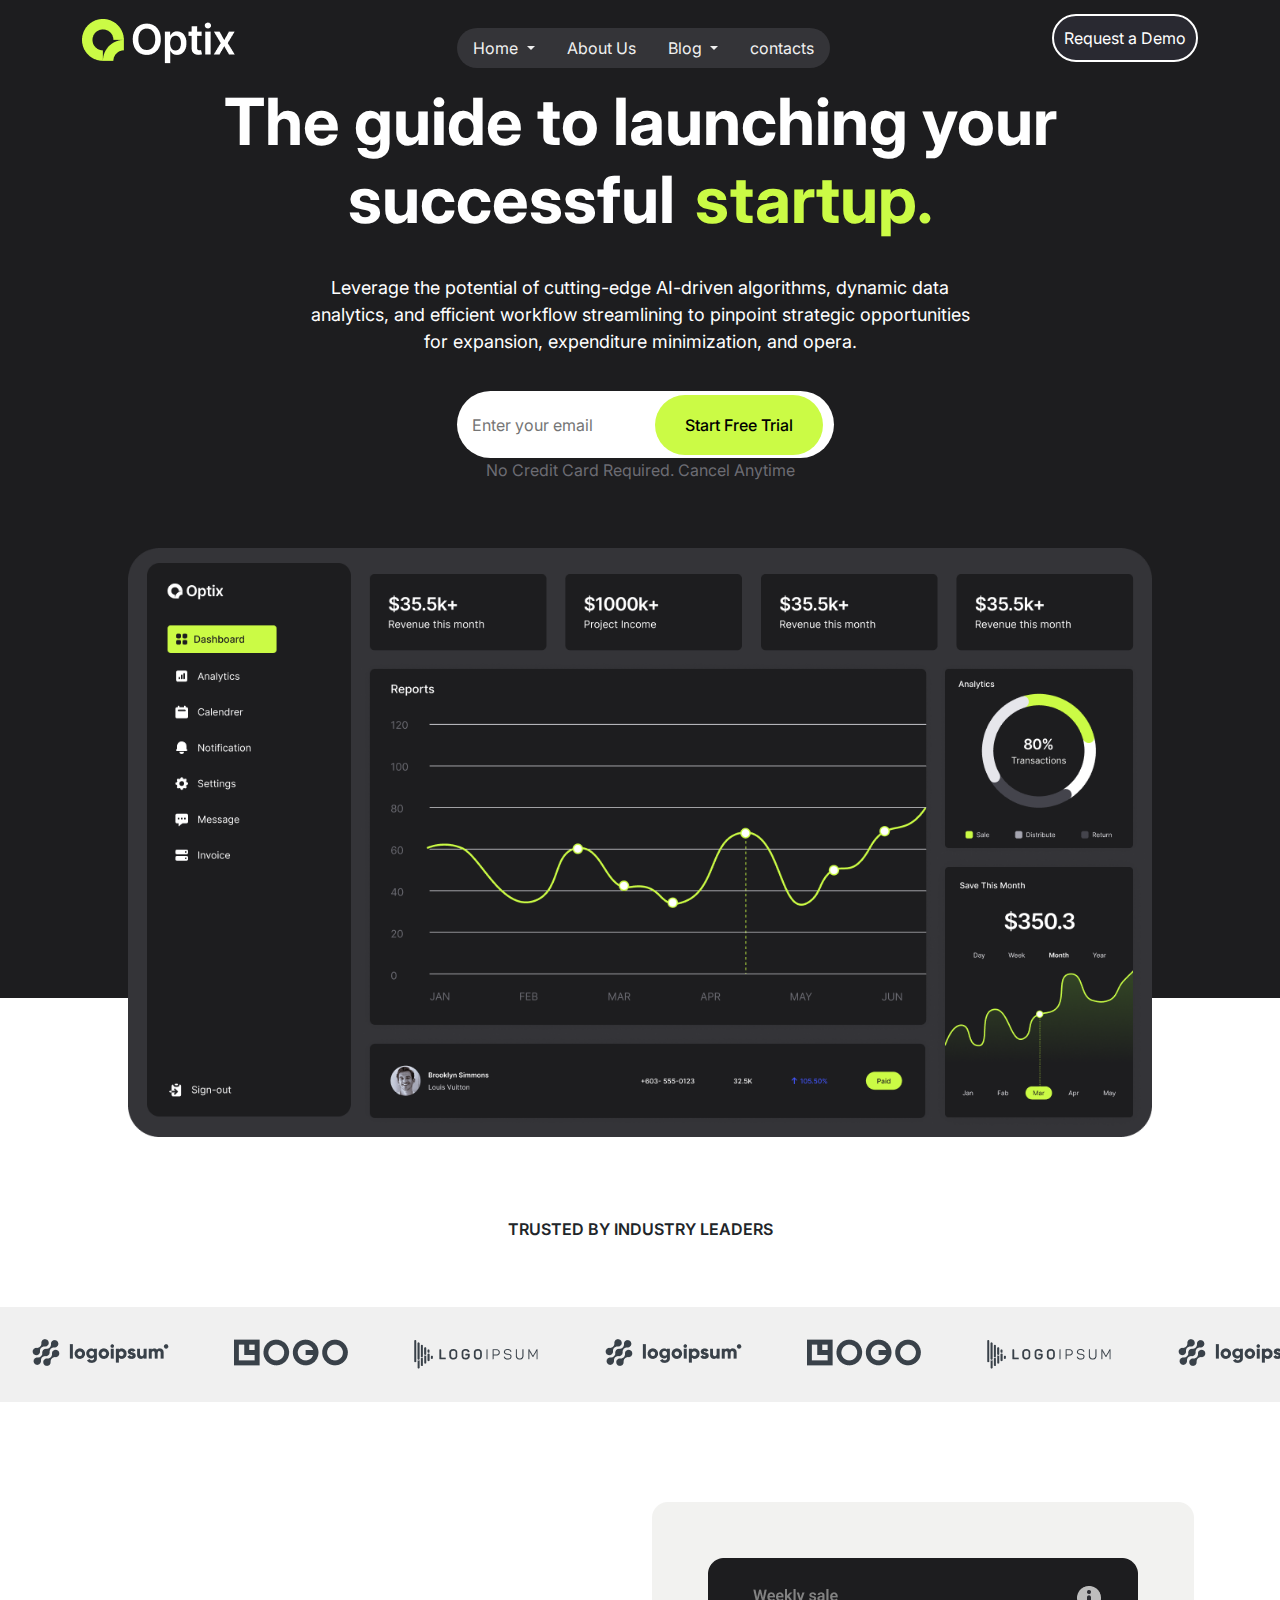
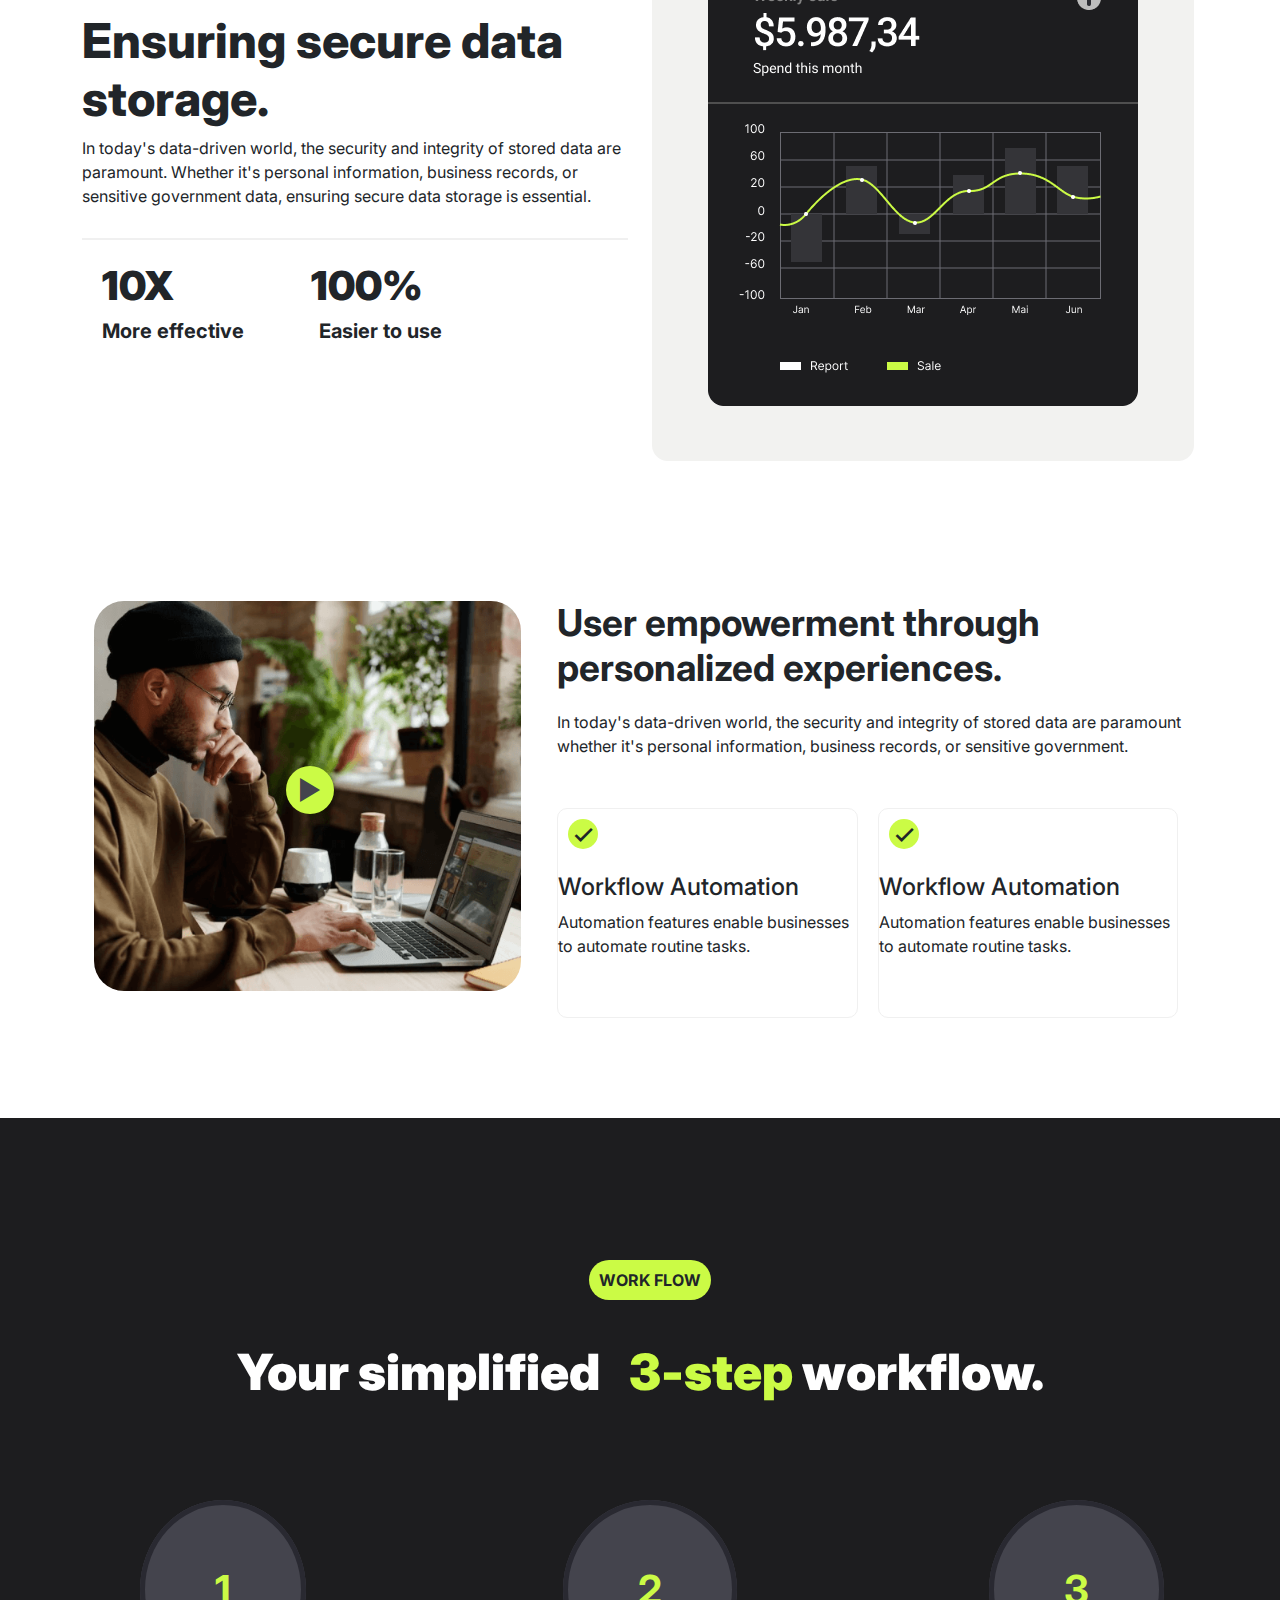
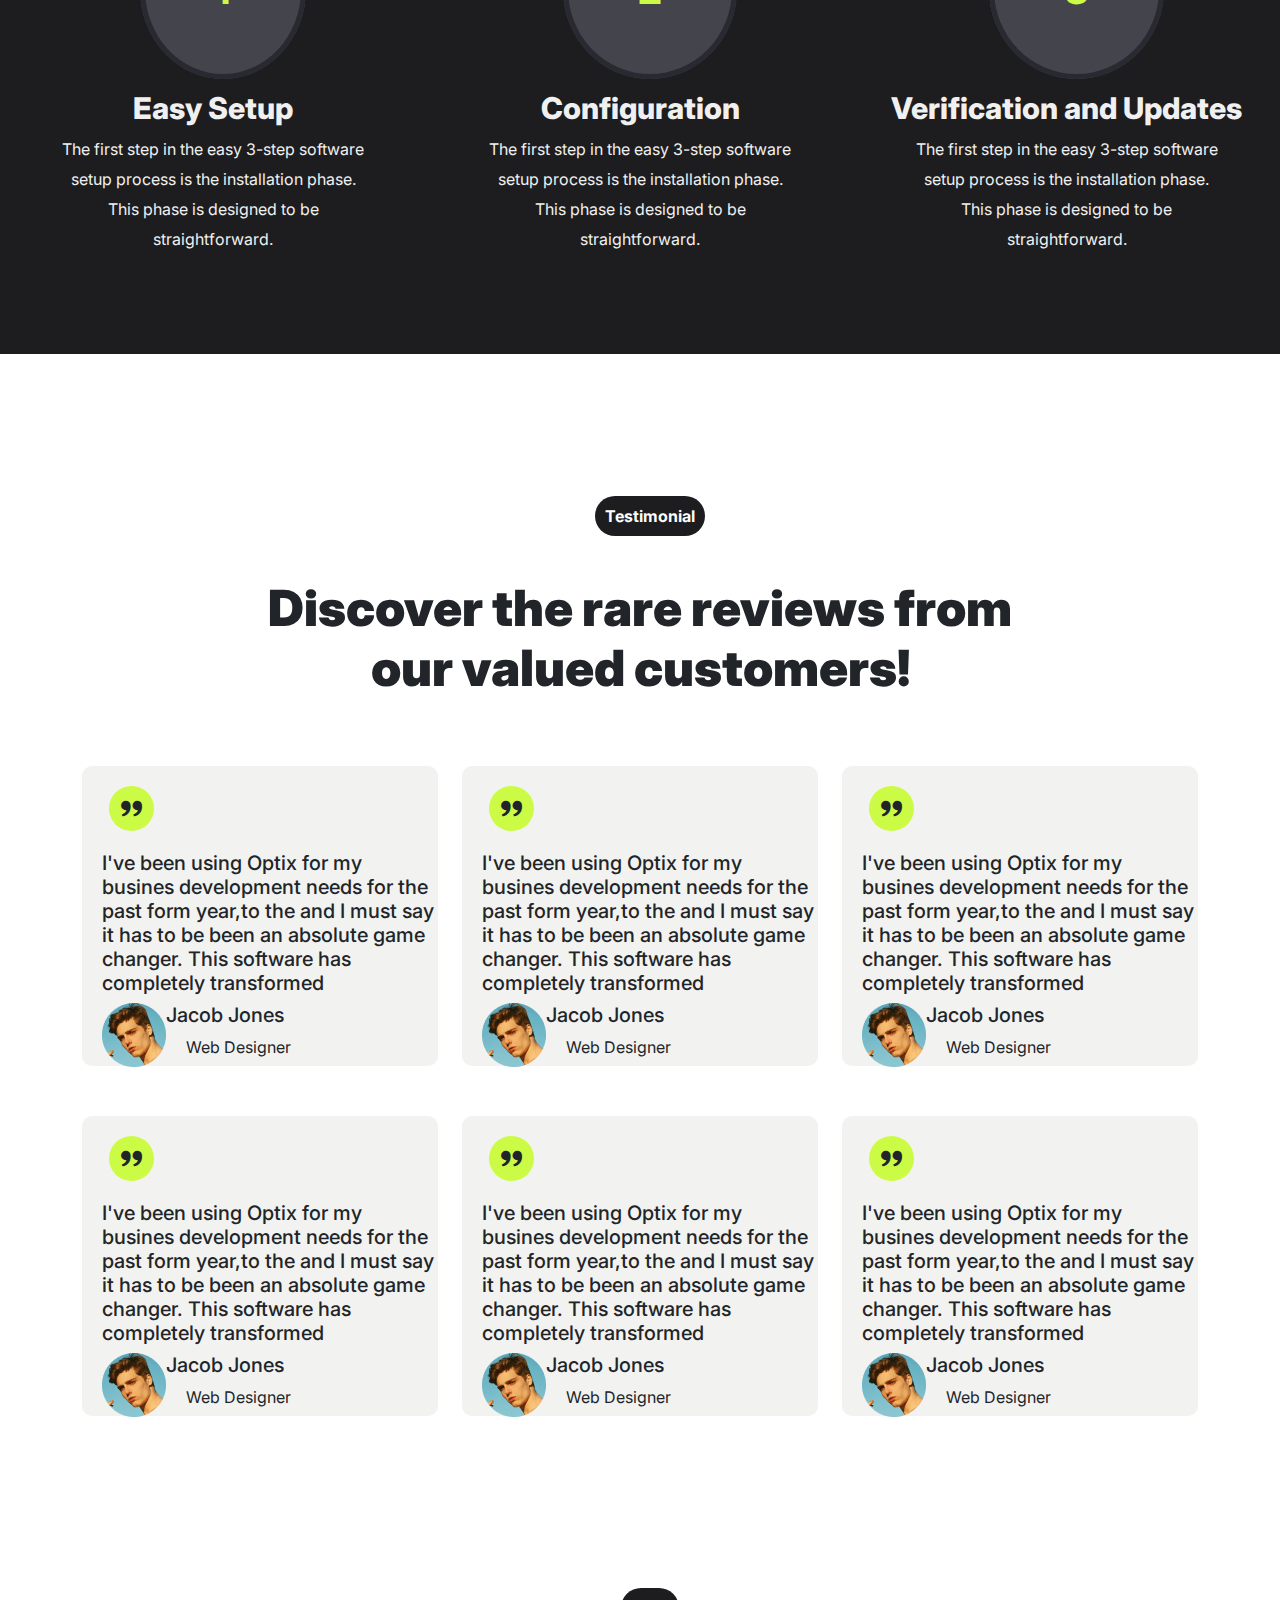
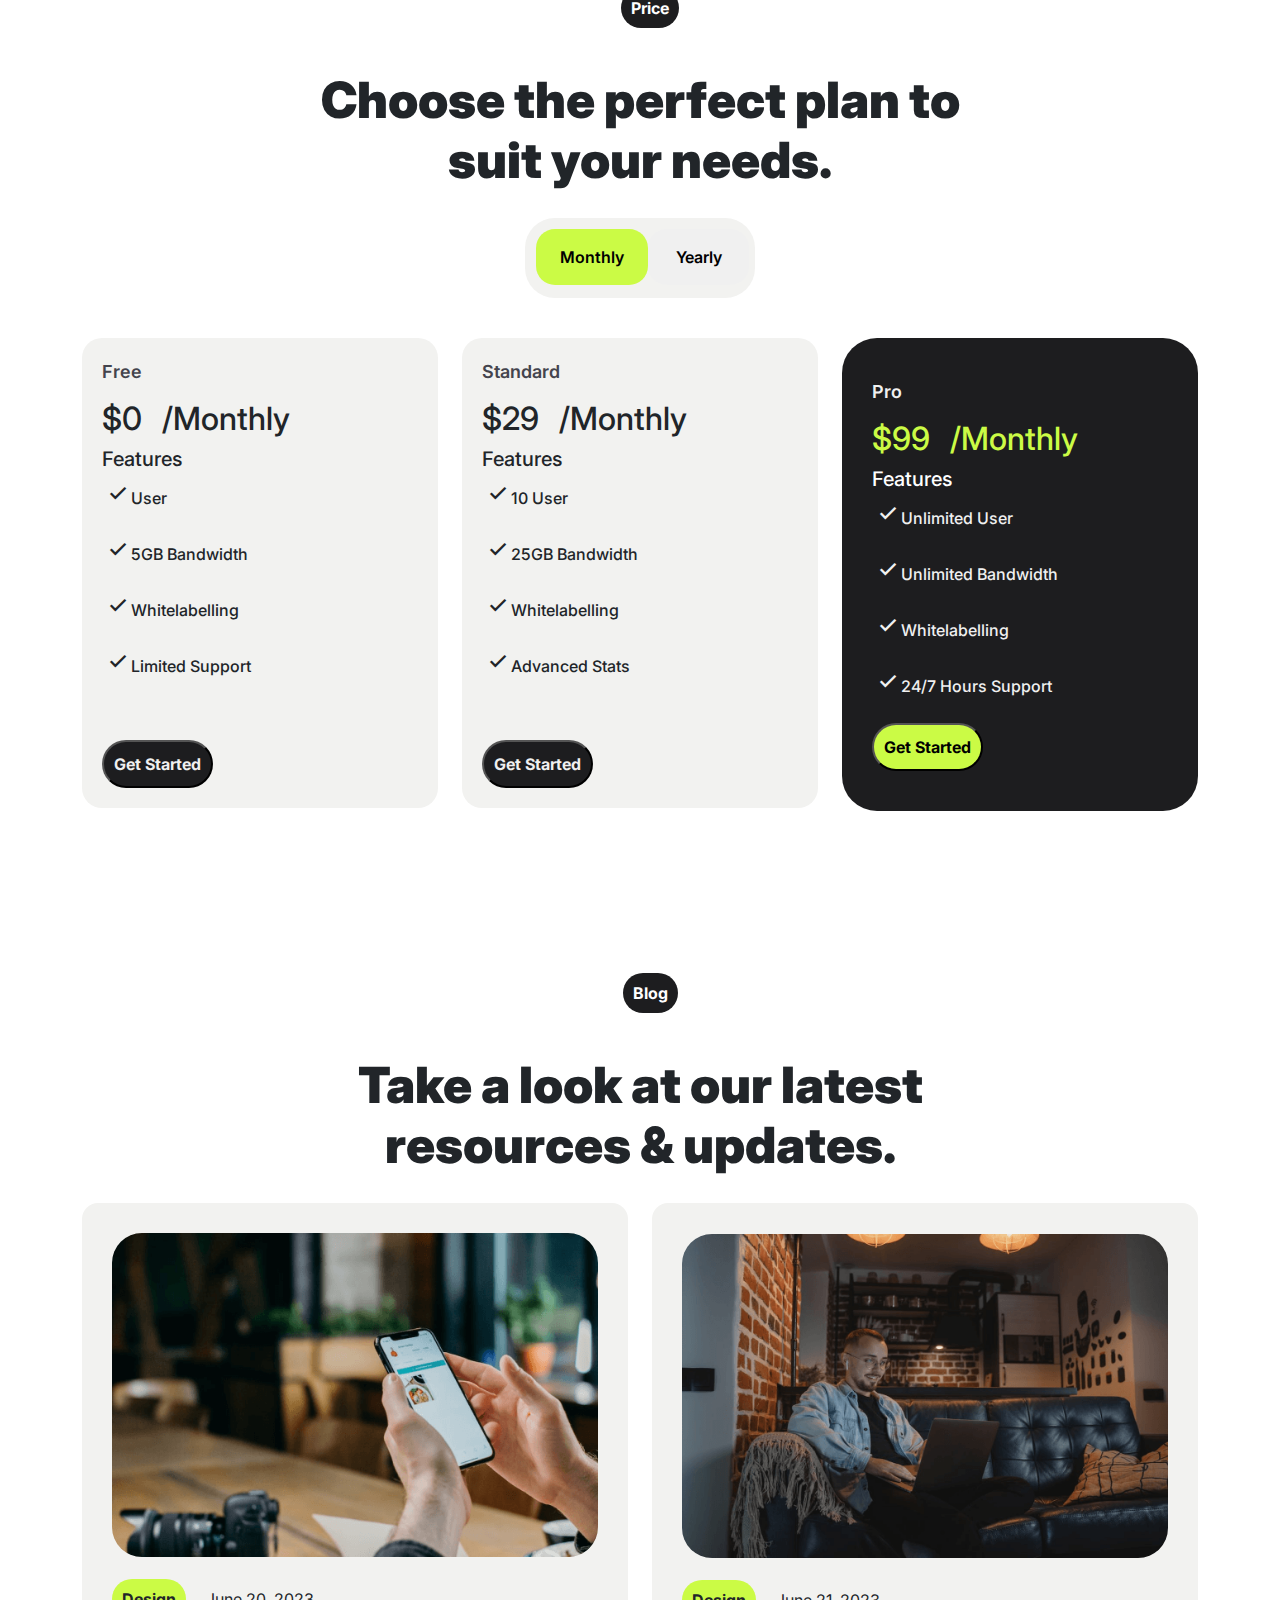
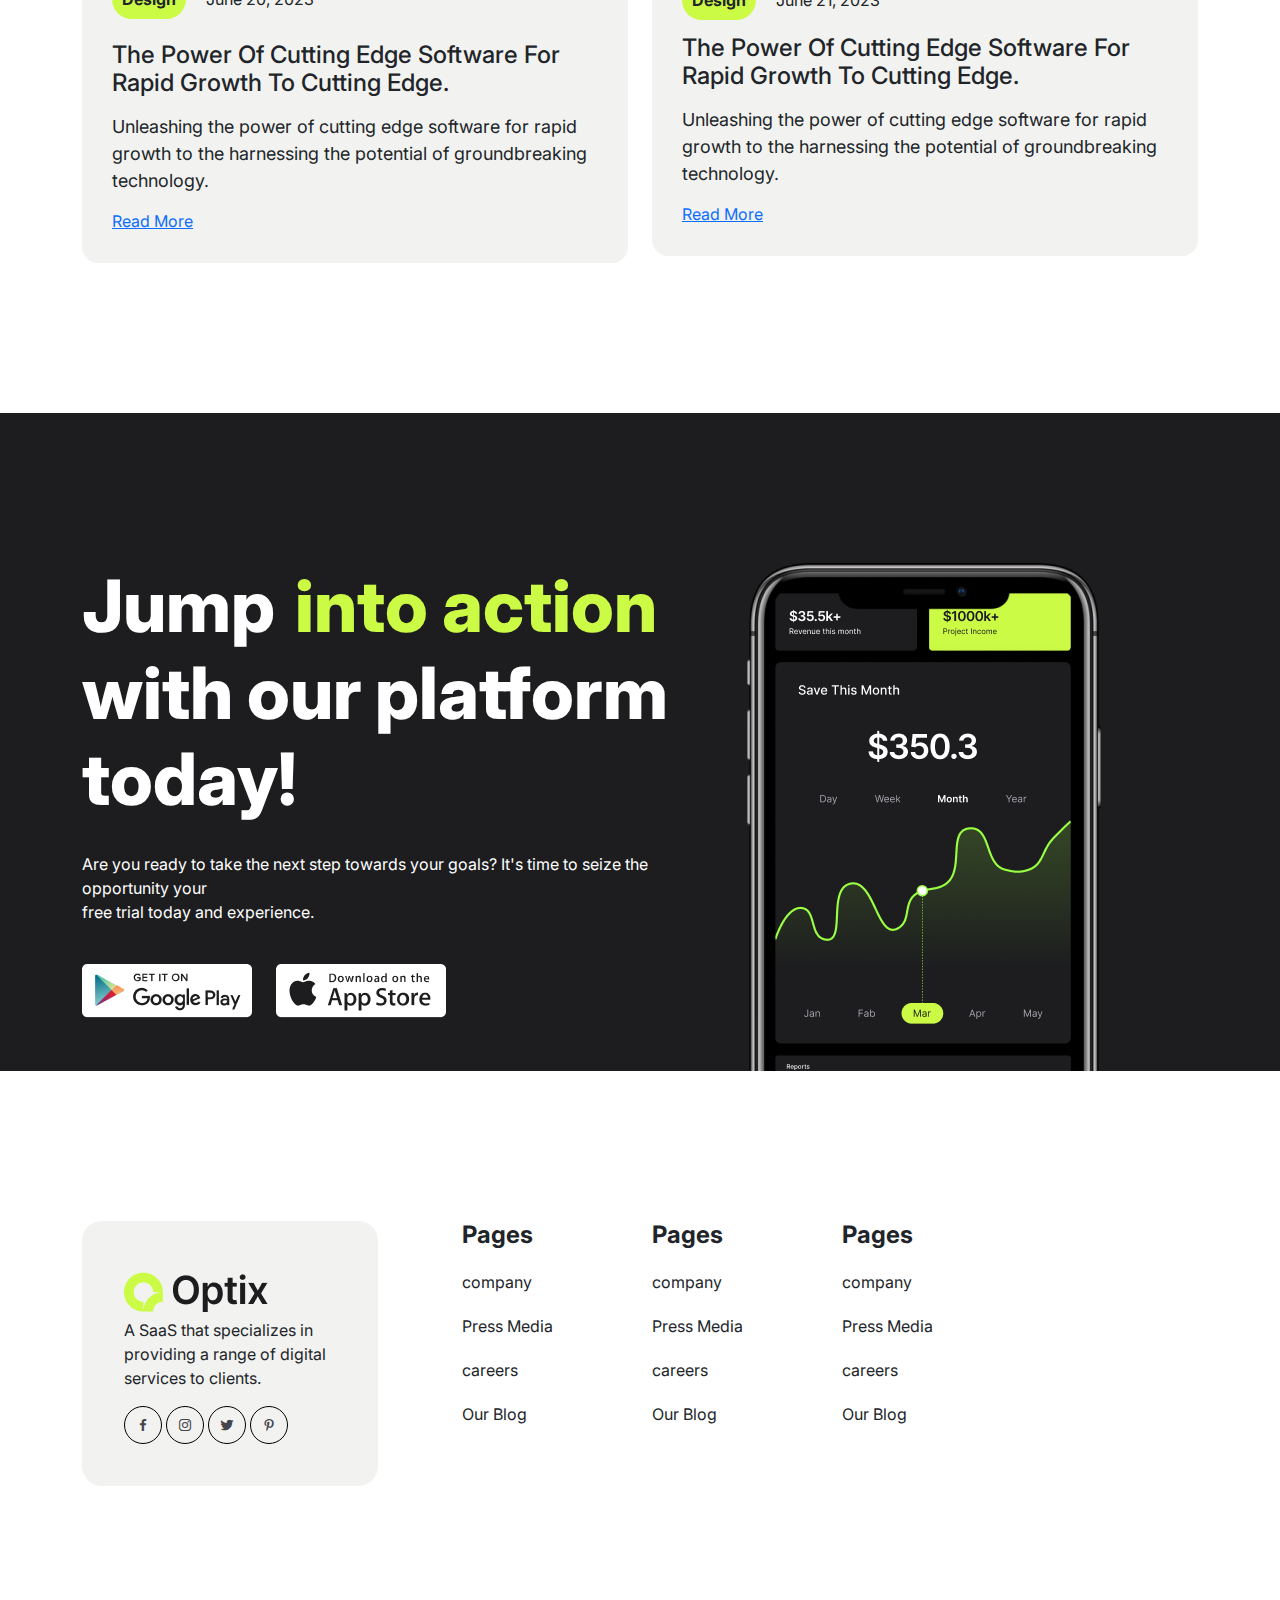
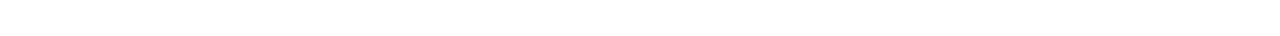
<file: index.html>
<!DOCTYPE html>
<html lang="en">
  <head>
    <meta charset="UTF-8" />
    <meta name="viewport" content="width=device-width, initial-scale=1.0" />
    <link
      href="https://fonts.googleapis.com/css2?family=Inter:wght@400;700&display=swap"
      rel="stylesheet"
    />
    <link
      href="https://cdn.jsdelivr.net/npm/bootstrap@5.3.3/dist/css/bootstrap.min.css"
      rel="stylesheet"
      integrity="sha384-QWTKZyjpPEjISv5WaRU9OFeRpok6YctnYmDr5pNlyT2bRjXh0JMhjY6hW+ALEwIH"
      crossorigin="anonymous"
    />
    <link
      href="https://unpkg.com/boxicons@2.1.4/css/boxicons.min.css"
      rel="stylesheet"
    />
    <link rel="stylesheet" href="op.css" />
    <title>Document</title>
  </head>
  <body>
    <header
      style="
        position: fixed;
        top: 0;
        width: 100%;

        z-index: 1000;
      "
    >
      <div class="container">
        <div class="d-flex align-items-center justify-content-between">
          <img src="image/logo-white.png" alt="" />

          <nav class="navbar">
            <div>
              <div>
                <ul class="nav nava">
                  <li class="nav-item dropdown">
                    <a
                      class="nav-link dropdown-toggle link"
                      href="#"
                      role="button"
                      data-bs-toggle="dropdown"
                      aria-expanded="false"
                    >
                      Home
                    </a>
                    <ul class="dropdown-menu">
                      <li><a class="dropdown-item" href="#">Action</a></li>
                    </ul>
                  </li>
                  <li class="nav-item">
                    <a class="nav-link link" href="#">About Us</a>
                  </li>
                  <li class="nav-item dropdown">
                    <a
                      class="nav-link dropdown-toggle link"
                      href="#"
                      role="button"
                      data-bs-toggle="dropdown"
                      aria-expanded="false"
                    >
                      Blog
                    </a>
                    <ul class="dropdown-menu">
                      <li>
                        <a class="dropdown-item" href="blog.html">Blog</a>
                      </li>
                      <li>
                        <a class="dropdown-item" href="bsingle.html"
                          >Blog Single</a
                        >
                      </li>
                    </ul>
                  </li>

                  <li class="nav-item">
                    <a
                      class="nav-link link"
                      aria-disabled="true"
                      href="contact.html"
                      >contacts</a
                    >
                  </li>
                </ul>
              </div>
            </div>
          </nav>
          <div>
            <button class="free">Request a Demo</button>
          </div>
        </div>
      </div>
    </header>

    <div class="text container-fluid text-center">
      <span class="trust text-dark">TRUSTED BY OVER +55,000</span>
      <h2 class="start text-white">
        The guide to launching your<br />
        successful<span class="startup">startup.</span>
      </h2>
      <p class="note text-white">
        Leverage the potential of cutting-edge AI-driven algorithms, dynamic
        data <br />
        analytics, and efficient workflow streamlining to pinpoint strategic
        opportunities <br />for expansion, expenditure minimization, and opera.
      </p>
      <form action="">
        <input type="email" class="email" placeholder="Enter your email" />
        <button class="Embtn">Start Free Trial</button>
      </form>

      <p style="color: #6c6c73">No Credit Card Required. Cancel Anytime</p>
    </div>
    <section>
      <div class="img-container">
        <img src="image/dashboard.png" alt="" class="img-fluid reduced-img" />
      </div>
      <div class="oneSection">
        <div>
          <p class="text-center industry">TRUSTED BY INDUSTRY LEADERS</p>
        </div>
        <div class="carousel-container">
          <div class="carousel">
            <div class="logo"><img src="image/logo1.png" alt="Logo 1" /></div>
            <div class="logo"><img src="image/logo2.png" alt="Logo 2" /></div>
            <div class="logo"><img src="image/logo3.png" alt="Logo 3" /></div>
            <div class="logo"><img src="image/logo1.png" alt="Logo 1" /></div>
            <div class="logo"><img src="image/logo2.png" alt="Logo 2" /></div>
            <div class="logo"><img src="image/logo3.png" alt="Logo 3" /></div>
            <div class="logo"><img src="image/logo1.png" alt="Logo 1" /></div>
            <div class="logo"><img src="image/logo2.png" alt="Logo 2" /></div>
            <div class="logo"><img src="image/logo3.png" alt="Logo 3" /></div>
            <div class="logo"><img src="image/logo1.png" alt="Logo 1" /></div>
            <div class="logo"><img src="image/logo2.png" alt="Logo 2" /></div>
            <div class="logo"><img src="image/logo3.png" alt="Logo 3" /></div>
            <div class="logo"><img src="image/logo1.png" alt="Logo 1" /></div>
            <div class="logo"><img src="image/logo2.png" alt="Logo 2" /></div>
            <div class="logo"><img src="image/logo3.png" alt="Logo 3" /></div>
            <div class="logo"><img src="image/logo1.png" alt="Logo 1" /></div>
            <div class="logo"><img src="image/logo2.png" alt="Logo 2" /></div>
            <div class="logo"><img src="image/logo3.png" alt="Logo 3" /></div>
          </div>
        </div>
      </div>
    </section>

    <section>
      <div class="container">
        <div class="row justify-content-center">
          <div class="col-lg-6">
            <h2 class="Ensure">Ensuring secure data storage.</h2>
            <p class="today">
              In today's data-driven world, the security and integrity of stored
              data are paramount. Whether it's personal information, business
              records, or sensitive government data, ensuring secure data
              storage is essential.
            </p>
            <div class="num">
              <span style="padding-right: 110px">10X</span>
              <span>100%</span>
            </div>
            <div class="more">
              <span style="padding-right: 50px"> More effective</span>
              <span>Easier to use</span>
            </div>
          </div>
          <div class="col-lg-6">
            <div>
              <img src="image/about.png" alt="image" class="abimg" />
            </div>
          </div>
        </div>
      </div>
    </section>
    <section>
      <div class="container usemp">
        <div class="row">
          <div class="col-lg-5">
            <div class="container play">
              <div class="image-container">
                <img src="image/user-emp.png" class="emp img-fluid" />
                <a
                  href="https://www.youtube.com/watch?v=TKnufs85hXk&t=12s"
                  target="_blank"
                  ><i class="bx bx-play icon"></i
                ></a>
              </div>
            </div>
          </div>
          <div class="col-lg-7 use">
            <div>
              <h1 class="user">
                User empowerment through personalized experiences.
              </h1>
              <p class="user2">
                In today's data-driven world, the security and integrity of
                stored data are paramount whether it's personal information,
                business records, or sensitive government.
              </p>
            </div>
            <div class="d-flex work">
              <div class="one">
                <i class="bx bx-check"></i>
                <div class="two">
                  <h4>Workflow Automation</h4>
                  <p>
                    Automation features enable businesses to automate routine
                    tasks.
                  </p>
                </div>
              </div>
              <div class="one">
                <i class="bx bx-check"></i>
                <div class="two">
                  <h4>Workflow Automation</h4>
                  <p>
                    Automation features enable businesses to automate routine
                    tasks.
                  </p>
                </div>
              </div>
            </div>
          </div>
        </div>
      </div>
    </section>

    <section>
      <div class="text-center sectwo">
        <span class="trust1">WORK FLOW</span>
        <h1 class="text-white Your">
          Your simplified
          <span style="color: #cbfb45; margin-top: 50px">3-step</span> workflow.
        </h1>
      </div>
      <div class="container-fluid text-center numbers">
        <div class="row align-items-end">
          <div class="col">
            <span class="numline">1</span>
            <div class="easy">
              <h3>Easy Setup</h3>
              The first step in the easy 3-step software <br />
              setup process is the installation phase. <br />
              This phase is designed to be <br />
              straightforward.
            </div>
          </div>
          <div class="col">
            <span class="numline">2</span>
            <div class="easy">
              <h3>Configuration</h3>
              The first step in the easy 3-step software <br />
              setup process is the installation phase. <br />
              This phase is designed to be <br />
              straightforward.
            </div>
          </div>
          <div class="col">
            <span class="numline">3</span>
            <div class="easy">
              <h3>Verification and Updates</h3>
              The first step in the easy 3-step software <br />
              setup process is the installation phase. <br />
              This phase is designed to be <br />
              straightforward.
            </div>
          </div>
        </div>
      </div>
    </section>
    <section>
      <div class="text-center secthree">
        <span class="trust2 text-white">Testimonial</span>
        <h1 class="text-dark Your">
          Discover the rare reviews from <br />
          our valued customers!
        </h1>
      </div>
      <div class="container jacob">
        <div class="row">
          <div class="col-lg-4">
            <div class="testimonial">
              <i class="bx bxs-quote-alt-right text-dark"></i>
              <h6>
                I've been using Optix for my busines development needs for the
                past form year,to the and I must say it has to be been an
                absolute game changer. This software has completely transformed
              </h6>
              <div class="d-flex student">
                <img src="image/jacob.png" alt="" />
                <div>
                  <h5>Jacob Jones</h5>
                  <span>Web Designer</span>
                </div>
              </div>
            </div>
          </div>
          <div class="col-lg-4">
            <div class="testimonial">
              <i class="bx bxs-quote-alt-right text-dark"></i>
              <h6>
                I've been using Optix for my busines development needs for the
                past form year,to the and I must say it has to be been an
                absolute game changer. This software has completely transformed
              </h6>
              <div class="d-flex student">
                <img src="image/jacob.png" alt="" />
                <div>
                  <h5>Jacob Jones</h5>
                  <span>Web Designer</span>
                </div>
              </div>
            </div>
          </div>
          <div class="col-lg-4">
            <div class="testimonial">
              <i class="bx bxs-quote-alt-right text-dark"></i>

              <h6>
                I've been using Optix for my busines development needs for the
                past form year,to the and I must say it has to be been an
                absolute game changer. This software has completely transformed
              </h6>
              <div class="d-flex student">
                <img src="image/jacob.png" alt="" />
                <div>
                  <h5>Jacob Jones</h5>
                  <span>Web Designer</span>
                </div>
              </div>
            </div>
          </div>
          <div class="col-lg-4">
            <div class="testimonial">
              <i class="bx bxs-quote-alt-right text-dark"></i>

              <h6>
                I've been using Optix for my busines development needs for the
                past form year,to the and I must say it has to be been an
                absolute game changer. This software has completely transformed
              </h6>
              <div class="d-flex student">
                <img src="image/jacob.png" alt="" />
                <div>
                  <h5>Jacob Jones</h5>
                  <span>Web Designer</span>
                </div>
              </div>
            </div>
          </div>
          <div class="col-lg-4">
            <div class="testimonial">
              <i class="bx bxs-quote-alt-right text-dark"></i>

              <h6>
                I've been using Optix for my busines development needs for the
                past form year,to the and I must say it has to be been an
                absolute game changer. This software has completely transformed
              </h6>
              <div class="d-flex student">
                <img src="image/jacob.png" alt="" />
                <div>
                  <h5>Jacob Jones</h5>
                  <span>Web Designer</span>
                </div>
              </div>
            </div>
          </div>
          <div class="col-lg-4">
            <div class="testimonial">
              <i class="bx bxs-quote-alt-right text-dark"></i>

              <h6>
                I've been using Optix for my busines development needs for the
                past form year,to the and I must say it has to be been an
                absolute game changer. This software has completely transformed
              </h6>
              <div class="d-flex student">
                <img src="image/jacob.png" alt="" />
                <div>
                  <h5>Jacob Jones</h5>
                  <span>Web Designer</span>
                </div>
              </div>
            </div>
          </div>
        </div>
      </div>
    </section>
    <section>
      <div class="container">
        <div class="text-center secthree">
          <span class="trust2 text-white">Price</span>
          <h1 class="text-dark Your">
            Choose the perfect plan to <br />
            suit your needs.
          </h1>
        </div>
        <div style="display: flex; justify-content: center">
          <div style="display: inline-block" class="Myear">
            <ul class="nav btn">
              <li><button class="Month">Monthly</button></li>
              <li>
                <button class="year">Yearly</button>
              </li>
            </ul>
          </div>
        </div>

        <div class="row">
          <div class="col-lg-4">
            <div class="pricing-box">
              <div class="pricing">
                <p>Free</p>
                <h2>$0<span>/Monthly</span></h2>
                <h5>Features</h5>
                <ul class="Price">
                  <li><i class="bx bx-check"></i>User</li>
                  <li><i class="bx bx-check"></i>5GB Bandwidth</li>
                  <li><i class="bx bx-check"></i>Whitelabelling</li>
                  <li><i class="bx bx-check"></i>Limited Support</li>
                </ul>
                <button class="trust22">Get Started</button>
              </div>
            </div>
          </div>
          <div class="col-lg-4">
            <div class="pricing-box">
              <div class="pricing">
                <p>Standard</p>
                <h2>$29<span>/Monthly</span></h2>
                <h5>Features</h5>
                <ul class="Price">
                  <li><i class="bx bx-check"></i>10 User</li>
                  <li><i class="bx bx-check"></i>25GB Bandwidth</li>
                  <li><i class="bx bx-check"></i>Whitelabelling</li>
                  <li><i class="bx bx-check"></i>Advanced Stats</li>
                </ul>
                <button class="trust22">Get Started</button>
              </div>
            </div>
          </div>
          <div class="col-lg-4">
            <div class="pricing-box">
              <div class="pricing2">
                <p>Pro</p>
                <h2 style="color: #cbfb45">
                  $99<span style="color: #cbfb45">/Monthly</span>
                </h2>
                <h5 class="text-white">Features</h5>
                <ul class="Price2">
                  <li><i class="bx bx-check"></i>Unlimited User</li>
                  <li><i class="bx bx-check"></i>Unlimited Bandwidth</li>
                  <li><i class="bx bx-check"></i>Whitelabelling</li>
                  <li><i class="bx bx-check"></i>24/7 Hours Support</li>
                </ul>
                <button class="trust">Get Started</button>
              </div>
            </div>
          </div>
        </div>
      </div>
    </section>

    <section class="sect">
      <div class="text-center secthree">
        <span class="trust2 text-white">Blog</span>
        <h1 class="text-dark Your">
          Take a look at our latest <br />
          resources & updates.
        </h1>
      </div>

      <div class="container">
        <div class="row">
          <div class="col-lg-6">
            <div class="blog">
              <div>
                <img src="image/blog-2.png" alt="" class="img-fluid img1" />
              </div>
              <div class="design">
                <a href="" class="trust text-dark" style="text-decoration: none"
                  >Design</a
                ><span>June 20, 2023</span>
              </div>
              <h4>
                The Power Of Cutting Edge Software For Rapid Growth To Cutting
                Edge.
              </h4>
              <p>
                Unleashing the power of cutting edge software for rapid growth
                to the harnessing the potential of groundbreaking technology.
              </p>
              <a href="#">Read More</a>
            </div>
          </div>
          <div class="col-lg-6">
            <div class="blog">
              <div class="design">
                <img src="image/blog-1.png" alt="" class="img-fluid img2" />
              </div>
              <div>
                <a href="" class="trust text-dark" style="text-decoration: none"
                  >Design</a
                ><span>June 21, 2023</span>
              </div>
              <div class="power">
                <h4>
                  The Power Of Cutting Edge Software For Rapid Growth To Cutting
                  Edge.
                </h4>
                <p>
                  Unleashing the power of cutting edge software for rapid growth
                  to the harnessing the potential of groundbreaking technology.
                </p>
                <a href="#">Read More</a>
              </div>
            </div>
          </div>
        </div>
      </div>
    </section>

    <section class="phone">
      <div class="container">
        <div class="row">
          <div class="col-lg-7">
            <div class="jump text-white">
              <h2>
                Jump<span style="color: #cbfb45">into action</span> <br />
                with our platform <br />
                today!
              </h2>
              <p>
                Are you ready to take the next step towards your goals? It's
                time to seize the opportunity your <br />free trial today and
                experience.
              </p>

              <img src="image/google play.png" alt="" />
              <img src="image/ios.png" alt="" style="margin-left: 20px" />
            </div>
          </div>
          <div class="col-lg-5">
            <div class="anim">
              <img src="image/Phone.png" alt="" class="animated-image" />
            </div>
          </div>
        </div>
      </div>
    </section>
    <footer class="footer">
      <div class="container">
        <div class="row">
          <div class="col-lg-4">
            <div class="foot">
              <img src="image/logoblack.png" alt="" />
              <p>
                A SaaS that specializes in providing a range of digital services
                to clients.
              </p>
              <div class="social">
                <i class="bx bxl-facebook"></i>
                <i class="bx bxl-instagram"></i>
                <i class="bx bxl-twitter"></i>
                <i class="bx bxl-pinterest-alt"></i>
              </div>
            </div>
          </div>
          <div class="col-lg-2">
            <div class="page">
              <h4>Pages</h4>
              <ul>
                <li>company</li>
                <li>Press Media</li>
                <li>careers</li>
                <li>Our Blog</li>
              </ul>
            </div>
          </div>
          <div class="col-lg-2">
            <div class="page">
              <h4>Pages</h4>
              <ul>
                <li>company</li>
                <li>Press Media</li>
                <li>careers</li>
                <li>Our Blog</li>
              </ul>
            </div>
          </div>
          <div class="col-lg-2">
            <div class="page">
              <h4>Pages</h4>
              <ul>
                <li>company</li>
                <li>Press Media</li>
                <li>careers</li>
                <li>Our Blog</li>
              </ul>
            </div>
          </div>
        </div>
      </div>
    </footer>
    <script
      src="https://cdn.jsdelivr.net/npm/bootstrap@5.3.3/dist/js/bootstrap.bundle.min.js"
      integrity="sha384-YvpcrYf0tY3lHB60NNkmXc5s9fDVZLESaAA55NDzOxhy9GkcIdslK1eN7N6jIeHz"
      crossorigin="anonymous"
    ></script>
  </body>
</html>
</file>
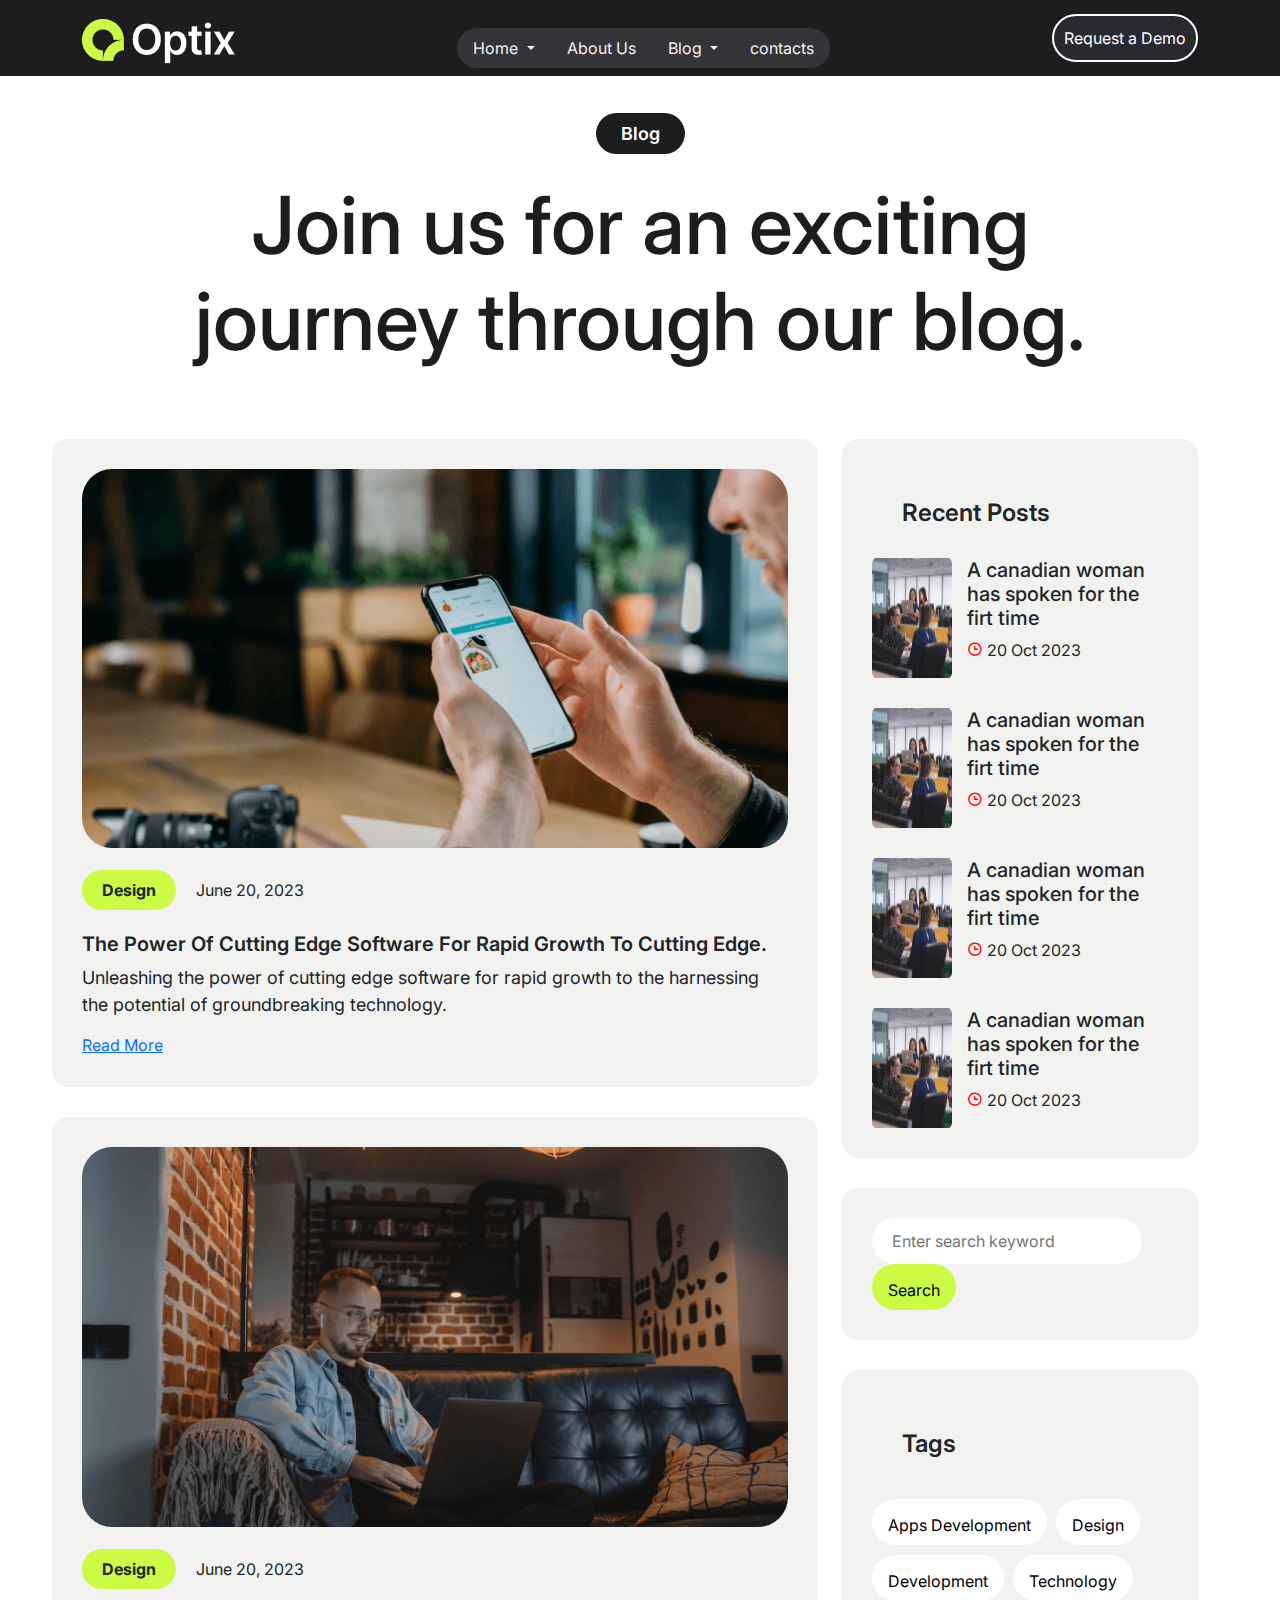
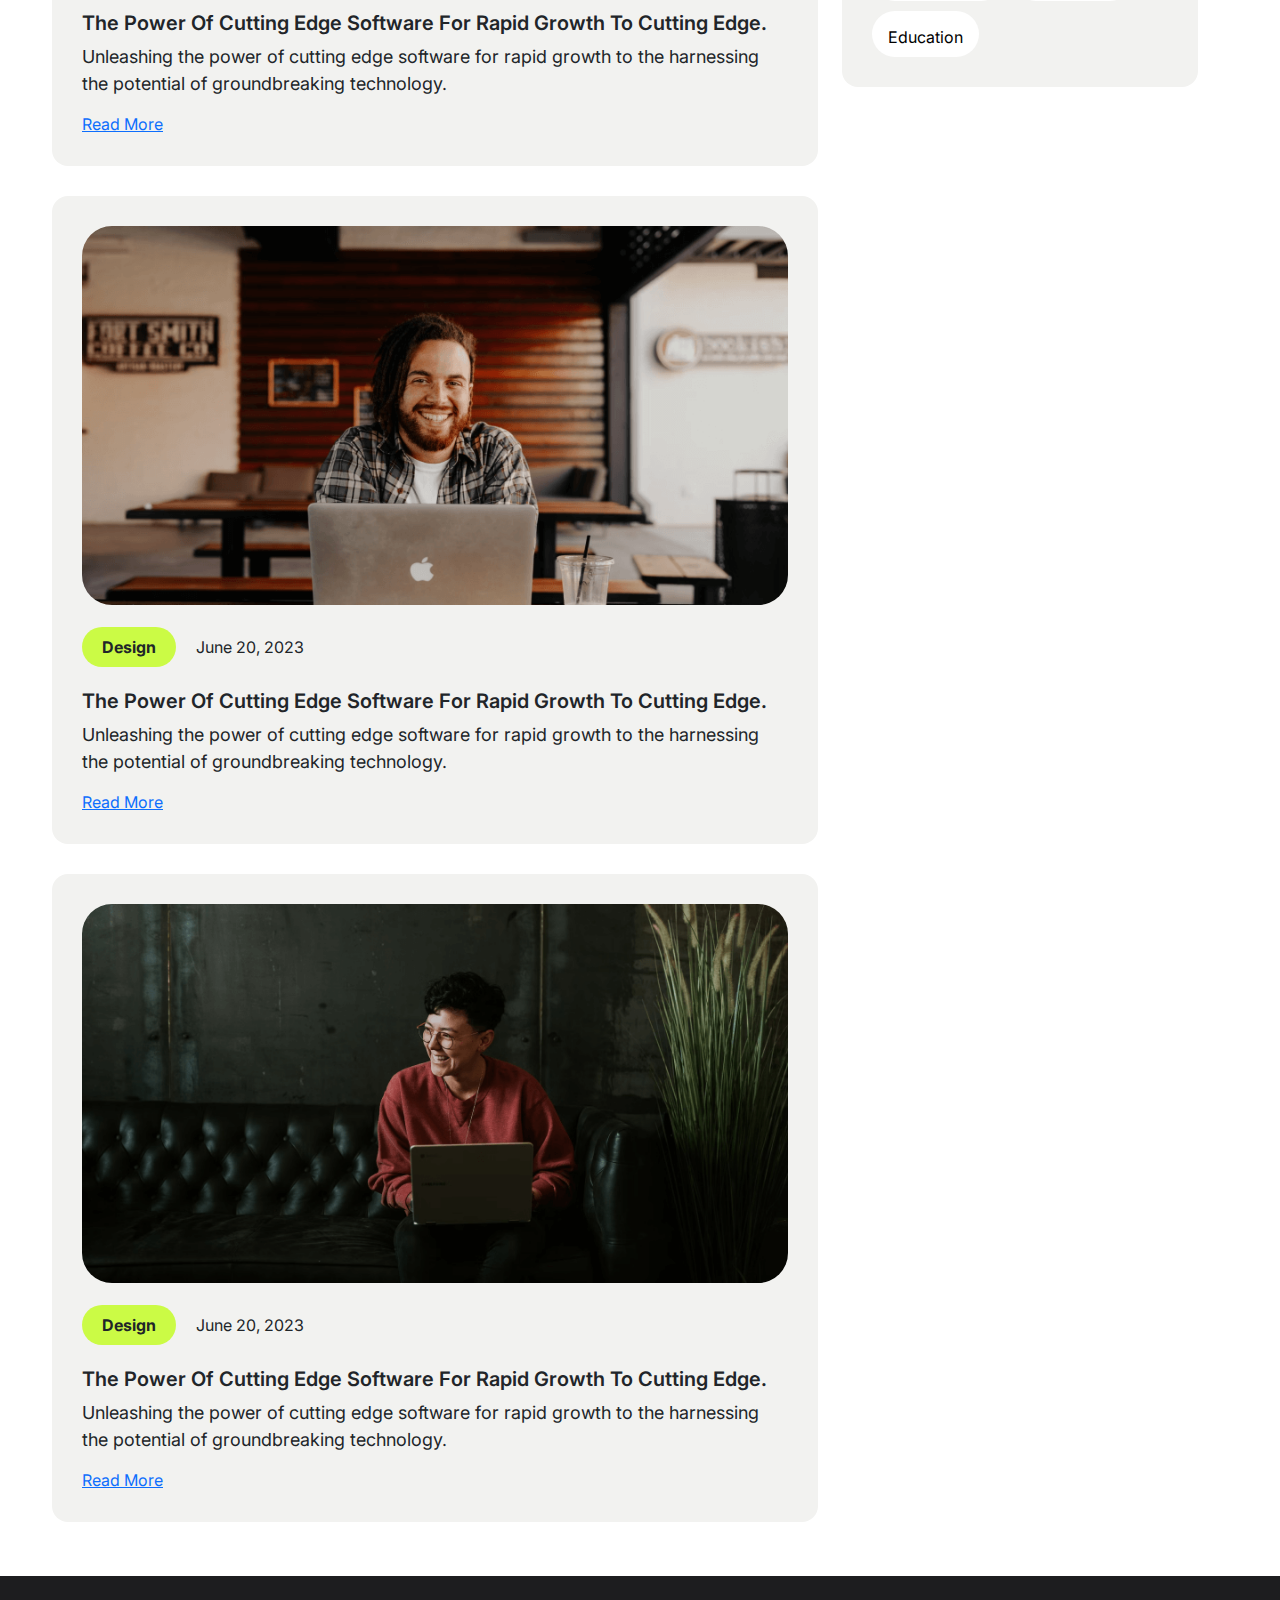
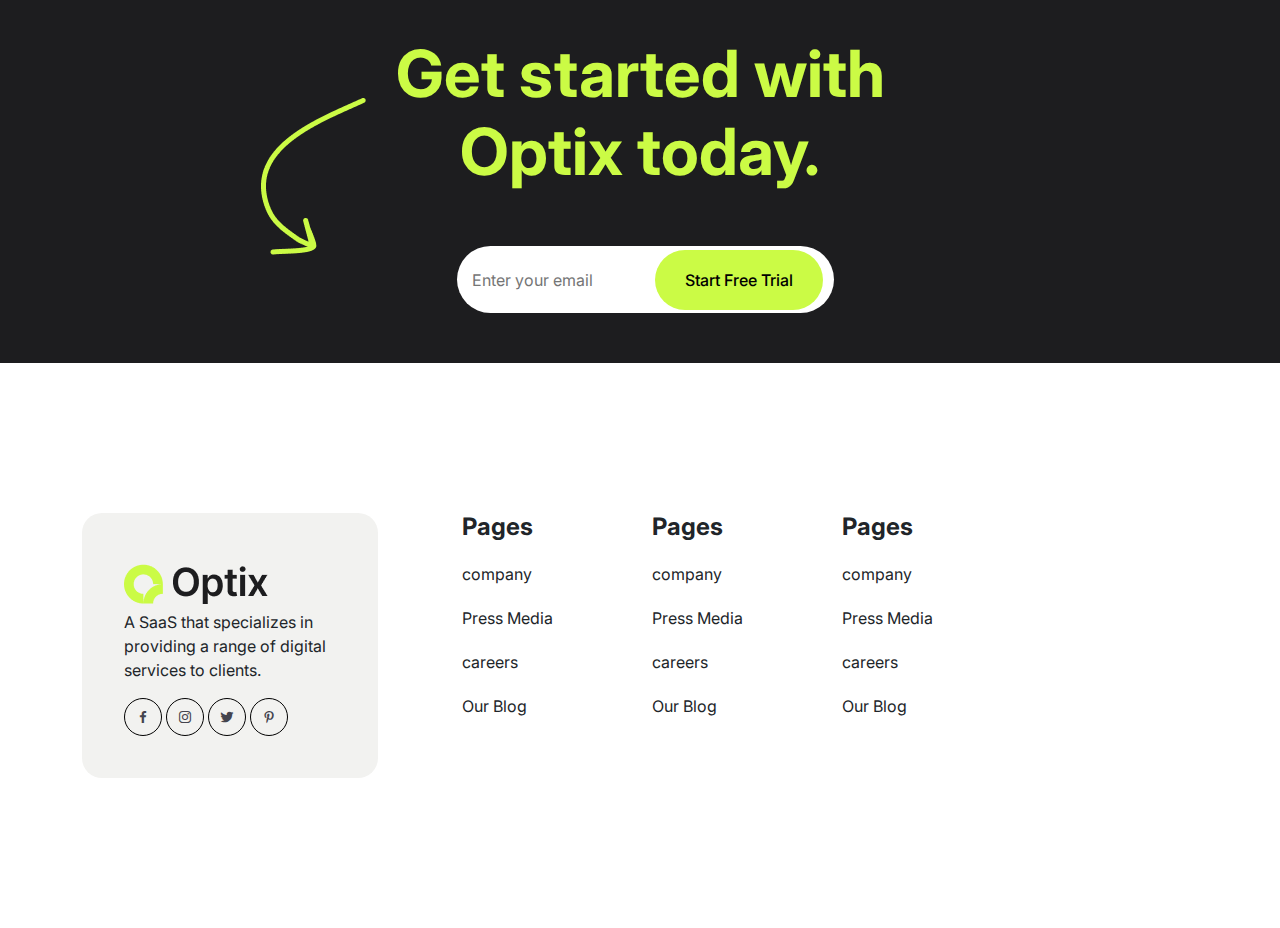
<file: blog.html>
<!DOCTYPE html>
<html lang="en">
  <head>
    <meta charset="UTF-8" />
    <meta name="viewport" content="width=device-width, initial-scale=1.0" />
    <title>Document</title>
    <link
      href="https://fonts.googleapis.com/css2?family=Inter:wght@400;700&display=swap"
      rel="stylesheet"
    />
    <link
      href="https://cdn.jsdelivr.net/npm/bootstrap@5.3.3/dist/css/bootstrap.min.css"
      rel="stylesheet"
      integrity="sha384-QWTKZyjpPEjISv5WaRU9OFeRpok6YctnYmDr5pNlyT2bRjXh0JMhjY6hW+ALEwIH"
      crossorigin="anonymous"
    />
    <link
      href="https://unpkg.com/boxicons@2.1.4/css/boxicons.min.css"
      rel="stylesheet"
    />

    <link rel="stylesheet" href="blog.css" />
  </head>
  <body>
    <header
      style="
        position: fixed;
        top: 0;
        width: 100%;

        z-index: 1000;
      "
    >
      <div class="container">
        <div class="d-flex align-items-center justify-content-between">
          <img src="image/logo-white.png" alt="" />

          <nav class="navbar">
            <div>
              <div>
                <ul class="nav nava">
                  <li class="nav-item dropdown">
                    <a
                      class="nav-link dropdown-toggle link"
                      href="index.html"
                      role="button"
                      data-bs-toggle="dropdown"
                      aria-expanded="false"
                    >
                      Home
                    </a>
                    <ul class="dropdown-menu">
                      <li>
                        <a class="dropdown-item" href="index.html">Action</a>
                      </li>
                    </ul>
                  </li>
                  <li class="nav-item">
                    <a class="nav-link link" href="#">About Us</a>
                  </li>
                  <li class="nav-item dropdown">
                    <a
                      class="nav-link dropdown-toggle link"
                      href="#"
                      role="button"
                      data-bs-toggle="dropdown"
                      aria-expanded="false"
                    >
                      Blog
                    </a>
                    <ul class="dropdown-menu">
                      <li>
                        <a class="dropdown-item" href="blog.html">Blog</a>
                      </li>
                      <li>
                        <a class="dropdown-item" href="bsingle.html"
                          >Blog Single</a
                        >
                      </li>
                    </ul>
                  </li>

                  <li class="nav-item">
                    <a
                      class="nav-link link"
                      aria-disabled="true"
                      href="contact.html"
                      >contacts</a
                    >
                  </li>
                </ul>
              </div>
            </div>
          </nav>
          <div>
            <button class="free">Request a Demo</button>
          </div>
        </div>
      </div>
    </header>

    <section class="secblog">
      <div class="container">
        <div class="text-center secthree">
          <span class="trust2 text-white">Blog</span>
          <h2 class="Your">
            Join us for an exciting <br />
            journey through our blog.
          </h2>
        </div>

        <div class="row">
          <div class="col-lg-8">
            <div class="blog">
              <div>
                <img
                  src="image/blog-page-1.png"
                  alt=""
                  class="img-fluid img1"
                />
              </div>
              <div class="design">
                <a href="" class="trust text-dark" style="text-decoration: none"
                  >Design</a
                ><span>June 20, 2023</span>
              </div>
              <h4>
                The Power Of Cutting Edge Software For Rapid Growth To Cutting
                Edge.
              </h4>
              <p>
                Unleashing the power of cutting edge software for rapid growth
                to the harnessing the potential of groundbreaking technology.
              </p>
              <a href="#">Read More</a>
            </div>
            <div class="blog">
              <div>
                <img
                  src="image/blog-page-2.png"
                  alt=""
                  class="img-fluid img1"
                />
              </div>
              <div class="design">
                <a href="" class="trust text-dark" style="text-decoration: none"
                  >Design</a
                ><span>June 20, 2023</span>
              </div>
              <h4>
                The Power Of Cutting Edge Software For Rapid Growth To Cutting
                Edge.
              </h4>
              <p>
                Unleashing the power of cutting edge software for rapid growth
                to the harnessing the potential of groundbreaking technology.
              </p>
              <a href="#">Read More</a>
            </div>

            <div class="blog">
              <div>
                <img
                  src="image/blog-page-3.png"
                  alt=""
                  class="img-fluid img1"
                />
              </div>
              <div class="design">
                <a href="" class="trust text-dark" style="text-decoration: none"
                  >Design</a
                ><span>June 20, 2023</span>
              </div>
              <h4>
                The Power Of Cutting Edge Software For Rapid Growth To Cutting
                Edge.
              </h4>
              <p>
                Unleashing the power of cutting edge software for rapid growth
                to the harnessing the potential of groundbreaking technology.
              </p>
              <a href="#">Read More</a>
            </div>
            <div class="blog">
              <div>
                <img
                  src="image/blog-page-4.png"
                  alt=""
                  class="img-fluid img1"
                />
              </div>
              <div class="design">
                <a href="" class="trust text-dark" style="text-decoration: none"
                  >Design</a
                ><span>June 20, 2023</span>
              </div>
              <h4>
                The Power Of Cutting Edge Software For Rapid Growth To Cutting
                Edge.
              </h4>
              <p>
                Unleashing the power of cutting edge software for rapid growth
                to the harnessing the potential of groundbreaking technology.
              </p>
              <a href="#">Read More</a>
            </div>
          </div>
          <div class="col-lg-4">
            <div class="post">
              <h4>Recent Posts</h4>

              <div
                class="d-flex align-center"
                style="column-gap: 15px; margin-bottom: 30px"
              >
                <img src="image/de-1.jpg" alt="" class="img-fluid" />
                <div class="can">
                  <h5>A canadian woman has spoken for the firt time</h5>
                  <p><i class="bx bx-time"></i> <span>20 Oct 2023</span></p>
                </div>
              </div>
              <div
                class="d-flex align-center"
                style="column-gap: 15px; margin-bottom: 30px"
              >
                <img src="image/de-1.jpg" alt="" class="img-fluid" />
                <div class="can">
                  <h5>A canadian woman has spoken for the firt time</h5>
                  <p><i class="bx bx-time"></i> <span>20 Oct 2023</span></p>
                </div>
              </div>
              <div
                class="d-flex align-center"
                style="column-gap: 15px; margin-bottom: 30px"
              >
                <img src="image/de-1.jpg" alt="" class="img-fluid" />
                <div class="can">
                  <h5>A canadian woman has spoken for the firt time</h5>
                  <p><i class="bx bx-time"></i> <span>20 Oct 2023</span></p>
                </div>
              </div>
              <div class="d-flex align-center" style="column-gap: 15px">
                <img src="image/de-1.jpg" alt="" class="img-fluid" />
                <div class="can">
                  <h5>A canadian woman has spoken for the firt time</h5>
                  <p><i class="bx bx-time"></i> <span>20 Oct 2023</span></p>
                </div>
              </div>
            </div>
            <div class="post2">
              <input type="text" placeholder="Enter search keyword" />
              <button>Search</button>
            </div>

            <div class="post3">
              <h4>Tags</h4>
              <div class="post3_btn">
                <button>Apps Development</button>
                <button>Design</button>
                <button>Development</button>
                <button>Technology</button>
                <button>Education</button>
              </div>
            </div>
          </div>
        </div>
      </div>
    </section>
    <footer>
      <div class="arr">
        <img src="image/arr.png" alt="" class="anim" />
      </div>
      <div class="text container-fluid text-center">
        <h2 class="start" style="color: #cbfb45">
          Get started with <br />
          Optix today.
        </h2>

        <form action="">
          <input type="email" class="email" placeholder="Enter your email" />
          <button class="Embtn">Start Free Trial</button>
        </form>
      </div>
    </footer>

    <footer class="footer">
      <div class="container">
        <div class="row">
          <div class="col-lg-4">
            <div class="foot">
              <img src="image/logoblack.png" alt="" />
              <p>
                A SaaS that specializes in providing a range of digital services
                to clients.
              </p>
              <div class="social">
                <i class="bx bxl-facebook"></i>
                <i class="bx bxl-instagram"></i>
                <i class="bx bxl-twitter"></i>
                <i class="bx bxl-pinterest-alt"></i>
              </div>
            </div>
          </div>
          <div class="col-lg-2">
            <div class="page">
              <h4>Pages</h4>
              <ul>
                <li>company</li>
                <li>Press Media</li>
                <li>careers</li>
                <li>Our Blog</li>
              </ul>
            </div>
          </div>
          <div class="col-lg-2">
            <div class="page">
              <h4>Pages</h4>
              <ul>
                <li>company</li>
                <li>Press Media</li>
                <li>careers</li>
                <li>Our Blog</li>
              </ul>
            </div>
          </div>
          <div class="col-lg-2">
            <div class="page">
              <h4>Pages</h4>
              <ul>
                <li>company</li>
                <li>Press Media</li>
                <li>careers</li>
                <li>Our Blog</li>
              </ul>
            </div>
          </div>
        </div>
      </div>
    </footer>
    <script
      src="https://cdn.jsdelivr.net/npm/bootstrap@5.3.3/dist/js/bootstrap.bundle.min.js"
      integrity="sha384-YvpcrYf0tY3lHB60NNkmXc5s9fDVZLESaAA55NDzOxhy9GkcIdslK1eN7N6jIeHz"
      crossorigin="anonymous"
    ></script>
  </body>
</html>
</file>
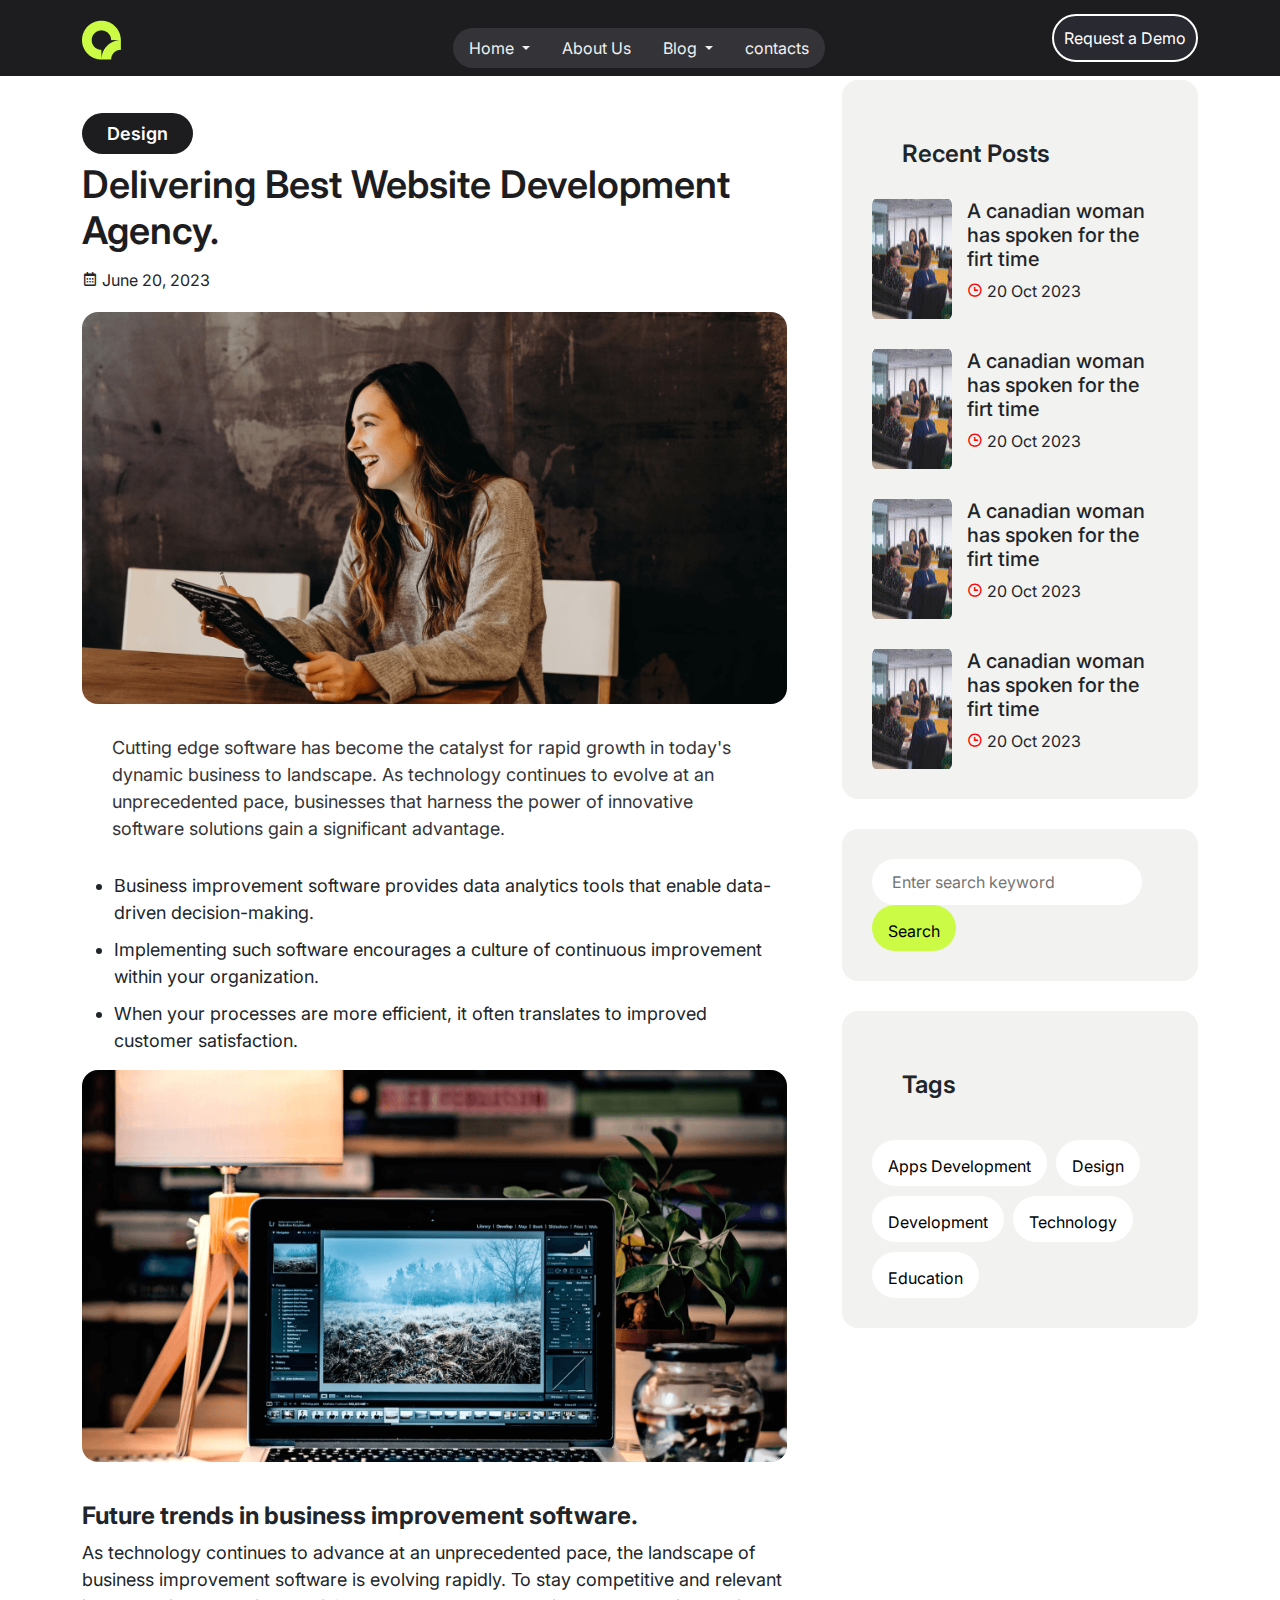
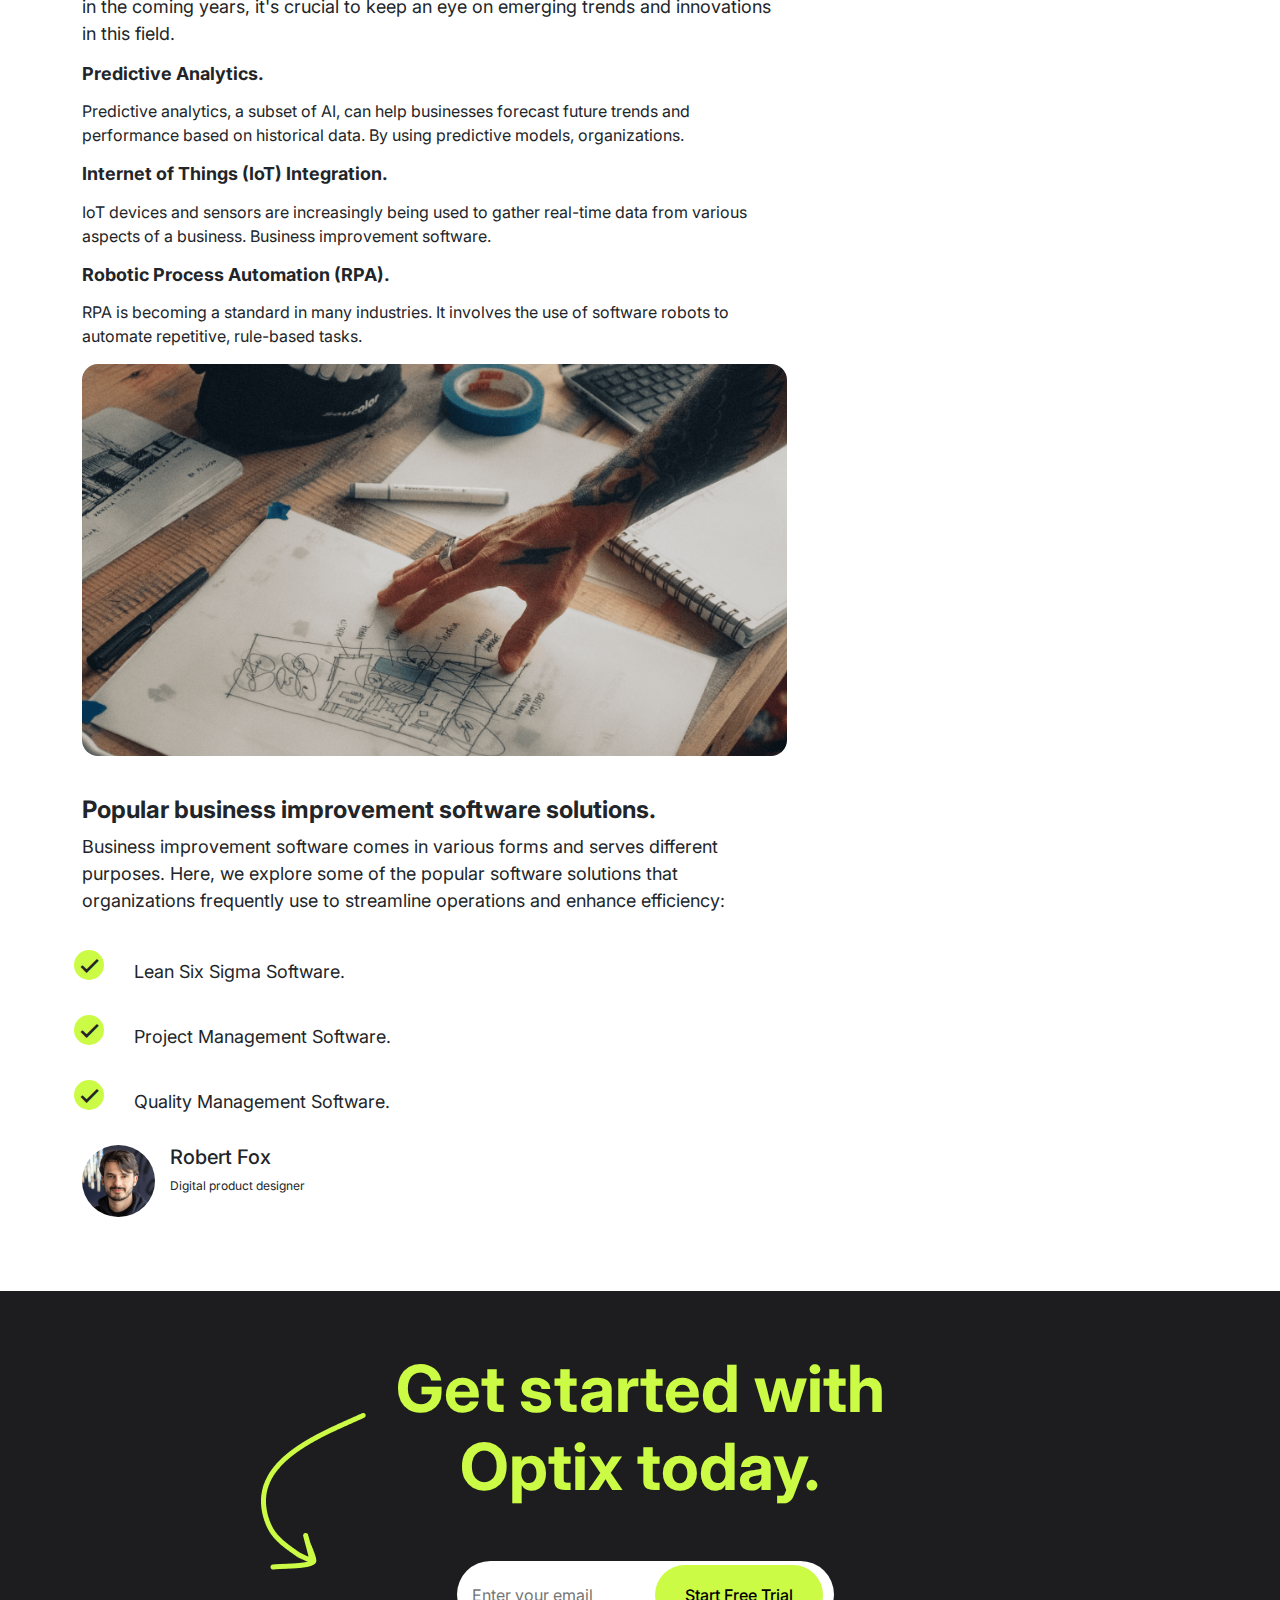
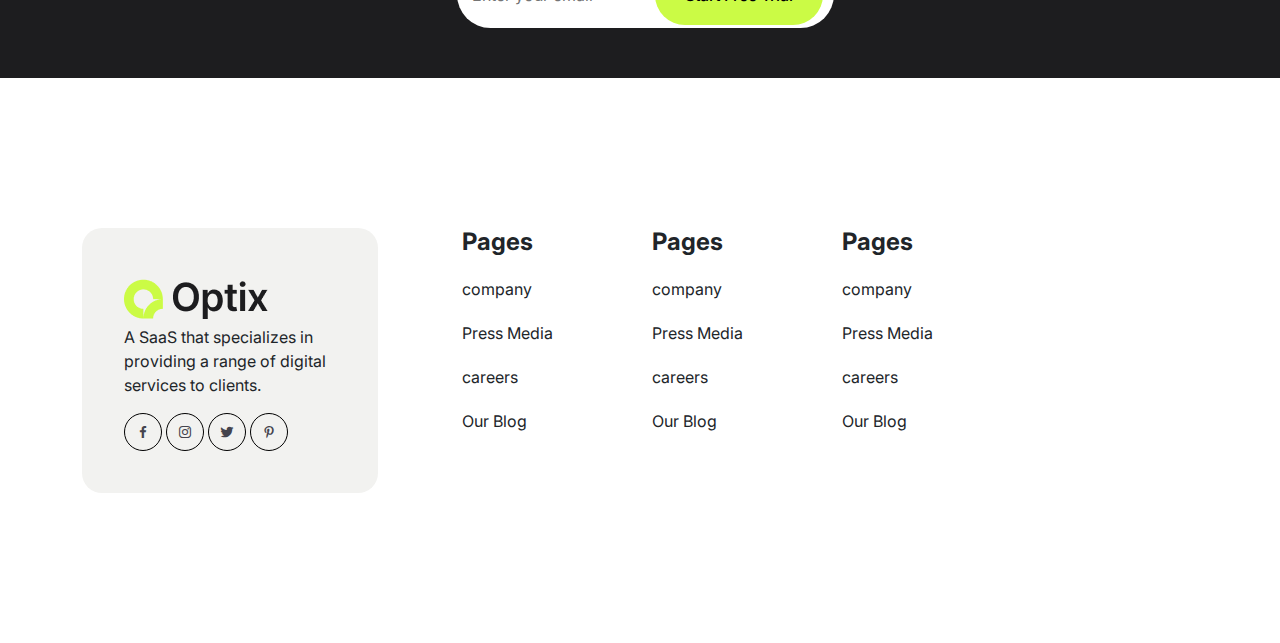
<file: bsingle.html>
<!DOCTYPE html>
<html lang="en">
  <head>
    <meta charset="UTF-8" />
    <meta name="viewport" content="width=device-width, initial-scale=1.0" />
    <title>Document</title>
    <link
      href="https://fonts.googleapis.com/css2?family=Inter:wght@400;700&display=swap"
      rel="stylesheet"
    />
    <link
      href="https://cdn.jsdelivr.net/npm/bootstrap@5.3.3/dist/css/bootstrap.min.css"
      rel="stylesheet"
      integrity="sha384-QWTKZyjpPEjISv5WaRU9OFeRpok6YctnYmDr5pNlyT2bRjXh0JMhjY6hW+ALEwIH"
      crossorigin="anonymous"
    />
    <link
      href="https://unpkg.com/boxicons@2.1.4/css/boxicons.min.css"
      rel="stylesheet"
    />

    <link rel="stylesheet" href="single.css" />
  </head>
  <body>
    <header
      style="
        position: fixed;
        top: 0;
        width: 100%;

        z-index: 1000;
      "
    >
      <div class="container">
        <div class="d-flex align-items-center justify-content-between">
          <img src="image/logoblack.png" alt="" />

          <nav class="navbar">
            <div>
              <div>
                <ul class="nav nava">
                  <li class="nav-item dropdown">
                    <a
                      class="nav-link dropdown-toggle link"
                      href="index.html"
                      role="button"
                      data-bs-toggle="dropdown"
                      aria-expanded="false"
                    >
                      Home
                    </a>
                    <ul class="dropdown-menu">
                      <li>
                        <a class="dropdown-item" href="index.html">Action</a>
                      </li>
                    </ul>
                  </li>
                  <li class="nav-item">
                    <a class="nav-link link" href="#">About Us</a>
                  </li>
                  <li class="nav-item dropdown">
                    <a
                      class="nav-link dropdown-toggle link"
                      href="#"
                      role="button"
                      data-bs-toggle="dropdown"
                      aria-expanded="false"
                    >
                      Blog
                    </a>
                    <ul class="dropdown-menu">
                      <li>
                        <a class="dropdown-item" href="blog.html">Blog</a>
                      </li>
                      <li>
                        <a class="dropdown-item" href="bsingle.html"
                          >Blog Single</a
                        >
                      </li>
                    </ul>
                  </li>

                  <li class="nav-item">
                    <a
                      class="nav-link link"
                      aria-disabled="true"
                      href="contact.html"
                      >contacts</a
                    >
                  </li>
                </ul>
              </div>
            </div>
          </nav>
          <div>
            <button class="free">Request a Demo</button>
          </div>
        </div>
      </div>
    </header>

    <section class="secblog">
      <div class="container">
        <div class="row">
          <div class="col-lg-8">
            <div class="text-left secthree">
              <span class="trust2 text-white">Design</span>
              <h2 class="Your">
                Delivering Best Website Development <br />
                Agency.
              </h2>
              <i><i class="bx bx-calendar"></i></i> <span>June 20, 2023</span>
              <img src="image/blog-sl-1.png" alt="" class="bsingle1" />
              <p class="cutting">
                Cutting edge software has become the catalyst for rapid growth
                in today's dynamic business to landscape. As technology
                continues to evolve at an unprecedented pace, businesses that
                harness the power of innovative software solutions gain a
                significant advantage.
              </p>
              <ul>
                <li>
                  Business improvement software provides data analytics tools
                  that enable data-driven decision-making.
                </li>
                <li>
                  Implementing such software encourages a culture of continuous
                  improvement within your organization.
                </li>
                <li>
                  When your processes are more efficient, it often translates to
                  improved customer satisfaction.
                </li>
              </ul>

              <img
                src="image/blog-sl-2.png"
                alt=""
                style="border-radius: 16px; width: 705px"
              />

              <h4 class="trend">
                Future trends in business improvement software.
              </h4>
              <p class="future">
                As technology continues to advance at an unprecedented pace, the
                landscape of business improvement software is evolving rapidly.
                To stay competitive and relevant in the coming years, it's
                crucial to keep an eye on emerging trends and innovations in
                this field.
              </p>

              <h5 class="analyt">Predictive Analytics.</h5>
              <p class="predict">
                Predictive analytics, a subset of AI, can help businesses
                forecast future trends and performance based on historical data.
                By using predictive models, organizations.
              </p>
              <h5 class="analyt">Internet of Things (IoT) Integration.</h5>
              <p class="predict">
                IoT devices and sensors are increasingly being used to gather
                real-time data from various aspects of a business. Business
                improvement software.
              </p>
              <h5 class="analyt">Robotic Process Automation (RPA).</h5>
              <p class="predict">
                RPA is becoming a standard in many industries. It involves the
                use of software robots to automate repetitive, rule-based tasks.
              </p>

              <img
                src="image/blog-sl-3.png"
                alt=""
                style="border-radius: 16px; width: 705px"
              />
              <h4 class="trend">
                Popular business improvement software solutions.
              </h4>
              <p class="future">
                Business improvement software comes in various forms and serves
                different purposes. Here, we explore some of the popular
                software solutions that organizations frequently use to
                streamline operations and enhance efficiency:
              </p>
              <ul class="checklist">
                <li><i class="bx bx-check"></i>Lean Six Sigma Software.</li>
                <li><i class="bx bx-check"></i>Project Management Software.</li>
                <li><i class="bx bx-check"></i>Quality Management Software.</li>
              </ul>
              <div class="d-flex" style="column-gap: 15px; margin-bottom: 30px">
                <img
                  src="image/us-uss.png"
                  alt=""
                  class="img-fluid"
                  style="border-radius: 50%"
                />
                <div class="can">
                  <h5>Robert Fox</h5>
                  <p style="font-size: 12px">Digital product designer</p>
                </div>
              </div>
            </div>
          </div>
          <div class="col-lg-4">
            <div class="post">
              <h4>Recent Posts</h4>

              <div
                class="d-flex align-center"
                style="column-gap: 15px; margin-bottom: 30px"
              >
                <img src="image/de-1.jpg" alt="" class="img-fluid" />
                <div class="can">
                  <h5>A canadian woman has spoken for the firt time</h5>
                  <p><i class="bx bx-time"></i> <span>20 Oct 2023</span></p>
                </div>
              </div>
              <div
                class="d-flex align-center"
                style="column-gap: 15px; margin-bottom: 30px"
              >
                <img src="image/de-1.jpg" alt="" class="img-fluid" />
                <div class="can">
                  <h5>A canadian woman has spoken for the firt time</h5>
                  <p><i class="bx bx-time"></i> <span>20 Oct 2023</span></p>
                </div>
              </div>
              <div
                class="d-flex align-center"
                style="column-gap: 15px; margin-bottom: 30px"
              >
                <img src="image/de-1.jpg" alt="" class="img-fluid" />
                <div class="can">
                  <h5>A canadian woman has spoken for the firt time</h5>
                  <p><i class="bx bx-time"></i> <span>20 Oct 2023</span></p>
                </div>
              </div>
              <div class="d-flex align-center" style="column-gap: 15px">
                <img src="image/de-1.jpg" alt="" class="img-fluid" />
                <div class="can">
                  <h5>A canadian woman has spoken for the firt time</h5>
                  <p><i class="bx bx-time"></i> <span>20 Oct 2023</span></p>
                </div>
              </div>
            </div>
            <div class="post2">
              <input type="text" placeholder="Enter search keyword" />
              <button>Search</button>
            </div>

            <div class="post3">
              <h4>Tags</h4>
              <div class="post3_btn">
                <button>Apps Development</button>
                <button>Design</button>
                <button>Development</button>
                <button>Technology</button>
                <button>Education</button>
              </div>
            </div>
          </div>
        </div>
      </div>
    </section>
    <footer>
      <div class="arr">
        <img src="image/arr.png" alt="" class="anim" />
      </div>
      <div class="text container-fluid text-center">
        <h2 class="start" style="color: #cbfb45">
          Get started with <br />
          Optix today.
        </h2>

        <form action="">
          <input type="email" class="email" placeholder="Enter your email" />
          <button class="Embtn">Start Free Trial</button>
        </form>
      </div>
    </footer>

    <footer class="footer">
      <div class="container">
        <div class="row">
          <div class="col-lg-4">
            <div class="foot">
              <img src="image/logoblack.png" alt="" />
              <p>
                A SaaS that specializes in providing a range of digital services
                to clients.
              </p>
              <div class="social">
                <i class="bx bxl-facebook"></i>
                <i class="bx bxl-instagram"></i>
                <i class="bx bxl-twitter"></i>
                <i class="bx bxl-pinterest-alt"></i>
              </div>
            </div>
          </div>
          <div class="col-lg-2">
            <div class="page">
              <h4>Pages</h4>
              <ul>
                <li>company</li>
                <li>Press Media</li>
                <li>careers</li>
                <li>Our Blog</li>
              </ul>
            </div>
          </div>
          <div class="col-lg-2">
            <div class="page">
              <h4>Pages</h4>
              <ul>
                <li>company</li>
                <li>Press Media</li>
                <li>careers</li>
                <li>Our Blog</li>
              </ul>
            </div>
          </div>
          <div class="col-lg-2">
            <div class="page">
              <h4>Pages</h4>
              <ul>
                <li>company</li>
                <li>Press Media</li>
                <li>careers</li>
                <li>Our Blog</li>
              </ul>
            </div>
          </div>
        </div>
      </div>
    </footer>
    <script
      src="https://cdn.jsdelivr.net/npm/bootstrap@5.3.3/dist/js/bootstrap.bundle.min.js"
      integrity="sha384-YvpcrYf0tY3lHB60NNkmXc5s9fDVZLESaAA55NDzOxhy9GkcIdslK1eN7N6jIeHz"
      crossorigin="anonymous"
    ></script>
  </body>
</html>
</file>
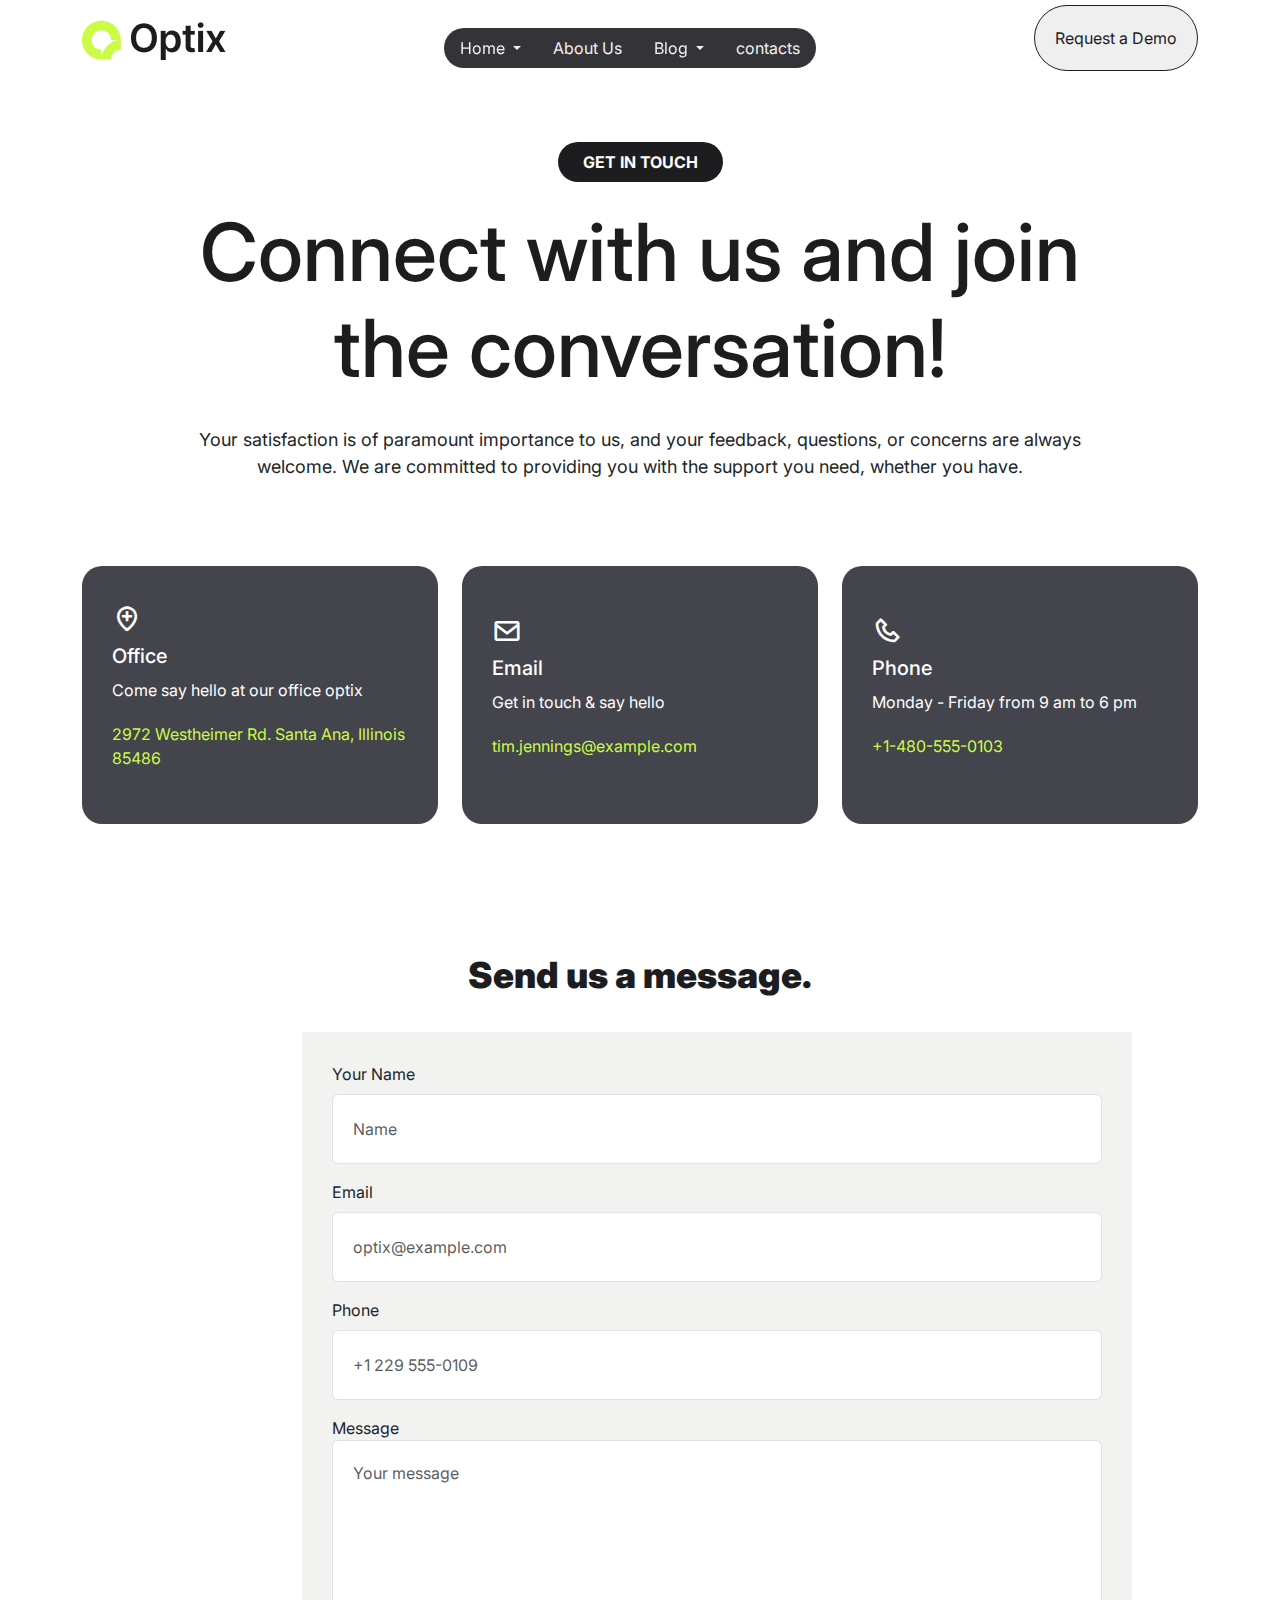
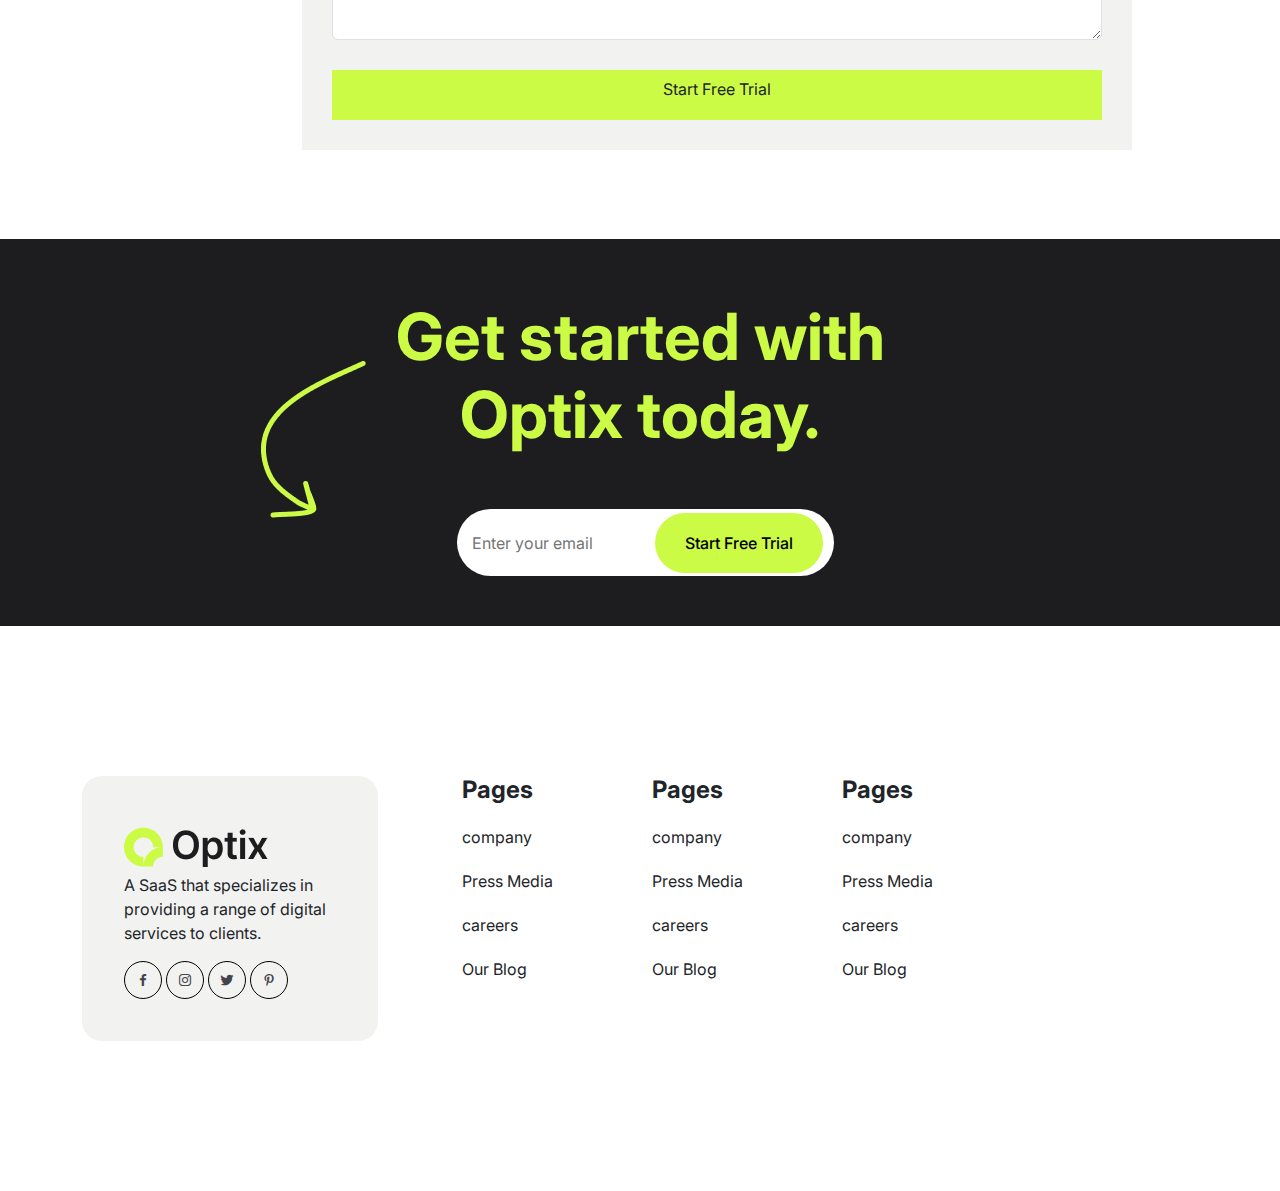
<file: contact.html>
<!DOCTYPE html>
<html lang="en">
  <head>
    <meta charset="UTF-8" />
    <meta name="viewport" content="width=device-width, initial-scale=1.0" />
    <title>Document</title>
    <link
      href="https://fonts.googleapis.com/css2?family=Inter:wght@400;700&display=swap"
      rel="stylesheet"
    />
    <link
      href="https://cdn.jsdelivr.net/npm/bootstrap@5.3.3/dist/css/bootstrap.min.css"
      rel="stylesheet"
      integrity="sha384-QWTKZyjpPEjISv5WaRU9OFeRpok6YctnYmDr5pNlyT2bRjXh0JMhjY6hW+ALEwIH"
      crossorigin="anonymous"
    />
    <link
      href="https://unpkg.com/boxicons@2.1.4/css/boxicons.min.css"
      rel="stylesheet"
    />

    <link rel="stylesheet" href="contact.css" />
  </head>
  <body>
    <header
      style="
        position: fixed;
        top: 0;
        width: 100%;

        z-index: 1000;
      "
    >
      <div class="container">
        <div class="d-flex align-items-center justify-content-between">
          <img src="image/logoblack.png" alt="" />

          <nav class="navbar">
            <div>
              <div>
                <ul class="nav nava">
                  <li class="nav-item dropdown">
                    <a
                      class="nav-link dropdown-toggle link"
                      href="index.html"
                      role="button"
                      data-bs-toggle="dropdown"
                      aria-expanded="false"
                    >
                      Home
                    </a>
                    <ul class="dropdown-menu">
                      <li>
                        <a class="dropdown-item" href="index.html">Action</a>
                      </li>
                    </ul>
                  </li>

                  <li class="nav-item">
                    <a class="nav-link link" href="#">About Us</a>
                  </li>
                  <li class="nav-item dropdown">
                    <a
                      class="nav-link dropdown-toggle link"
                      href="#"
                      role="button"
                      data-bs-toggle="dropdown"
                      aria-expanded="false"
                    >
                      Blog
                    </a>
                    <ul class="dropdown-menu">
                      <li>
                        <a class="dropdown-item" href="blog.html">Blog</a>
                      </li>
                      <li>
                        <a class="dropdown-item" href="bsingle.html"
                          >Blog Single</a
                        >
                      </li>
                    </ul>
                  </li>

                  <li class="nav-item">
                    <a class="nav-link link" aria-disabled="true">contacts</a>
                  </li>
                </ul>
              </div>
            </div>
          </nav>
          <div>
            <button class="free">Request a Demo</button>
          </div>
        </div>
      </div>
    </header>

    <section>
      <div class="text-center secthree">
        <span class="trust2 text-white">GET IN TOUCH</span>
        <h2 class="Your">
          Connect with us and join <br />
          the conversation!
        </h2>
        <p>
          Your satisfaction is of paramount importance to us, and your feedback,
          questions, or concerns are always<br />
          welcome. We are committed to providing you with the support you need,
          whether you have.
        </p>
      </div>
    </section>
    <section class="reach">
      <div class="container">
        <div class="row">
          <div class="col-lg-4">
            <div class="contact1">
              <i class="bx bx-location-plus"></i>
              <h5>Office</h5>
              <span>Come say hello at our office optix</span>
              <p>2972 Westheimer Rd. Santa Ana, Illinois 85486</p>
            </div>
          </div>
          <div class="col-lg-4">
            <div class="contact">
              <i class="bx bx-envelope"></i>
              <h5>Email</h5>
              <span>Get in touch & say hello </span>
              <p>tim.jennings@example.com</p>
            </div>
          </div>
          <div class="col-lg-4">
            <div class="contact">
              <i class="bx bx-phone"></i>
              <h5>Phone</h5>
              <span>Monday - Friday from 9 am to 6 pm </span>
              <p>+1-480-555-0103</p>
            </div>
          </div>
        </div>
      </div>
    </section>

    <section class="container">
      <div class="message text-center">
        <h2>Send us a message.</h2>
      </div>
      <div class="form-contain">
        <div class="form">
          <form action="">
            <div class="mb-3">
              <label for="name" class="form-label">Your Name</label>
              <input
                type="name"
                class="form-control"
                aria-describedby="emailHelp"
                placeholder="Name"
              />
            </div>
            <div class="mb-3">
              <label for="email" class="form-label">Email</label>
              <input
                type="email"
                class="form-control"
                aria-describedby="emailHelp"
                placeholder="optix@example.com"
              />
            </div>
            <div class="mb-3">
              <label for="email" class="form-label">Phone </label>
              <input
                type=""
                class="form-control"
                placeholder="+1 229 555-0109"
              />
            </div>
            <div>
              <label for="suggestions">Message</label>
              <textarea
                class="form-control"
                name="biography"
                id="floatingTextareatextarea"
                placeholder="Your message"
              ></textarea>
            </div>

            <div class="form_btn">
              <button type="button" class="btn">Start Free Trial</button>
            </div>
          </form>
        </div>
      </div>
    </section>

    <section>
      <div class="arr">
        <img src="image/arr.png" alt="" class="anim" />
      </div>
      <div class="text container-fluid text-center">
        <h2 class="start" style="color: #cbfb45">
          Get started with <br />
          Optix today.
        </h2>

        <form action="">
          <input type="email" class="email" placeholder="Enter your email" />
          <button class="Embtn">Start Free Trial</button>
        </form>
      </div>
    </section>

    <footer class="footer">
      <div class="container">
        <div class="row">
          <div class="col-lg-4">
            <div class="foot">
              <img src="image/logoblack.png" alt="" />
              <p>
                A SaaS that specializes in providing a range of digital services
                to clients.
              </p>
              <div class="social">
                <i class="bx bxl-facebook"></i>
                <i class="bx bxl-instagram"></i>
                <i class="bx bxl-twitter"></i>
                <i class="bx bxl-pinterest-alt"></i>
              </div>
            </div>
          </div>
          <div class="col-lg-2">
            <div class="page">
              <h4>Pages</h4>
              <ul>
                <li>company</li>
                <li>Press Media</li>
                <li>careers</li>
                <li>Our Blog</li>
              </ul>
            </div>
          </div>
          <div class="col-lg-2">
            <div class="page">
              <h4>Pages</h4>
              <ul>
                <li>company</li>
                <li>Press Media</li>
                <li>careers</li>
                <li>Our Blog</li>
              </ul>
            </div>
          </div>
          <div class="col-lg-2">
            <div class="page">
              <h4>Pages</h4>
              <ul>
                <li>company</li>
                <li>Press Media</li>
                <li>careers</li>
                <li>Our Blog</li>
              </ul>
            </div>
          </div>
        </div>
      </div>
    </footer>
    <script
      src="https://cdn.jsdelivr.net/npm/bootstrap@5.3.3/dist/js/bootstrap.bundle.min.js"
      integrity="sha384-YvpcrYf0tY3lHB60NNkmXc5s9fDVZLESaAA55NDzOxhy9GkcIdslK1eN7N6jIeHz"
      crossorigin="anonymous"
    ></script>
  </body>
</html>
</file>
<file: op.css>
body {
  font-family: "Inter", sans-serif;
}

:root {
  --primary-color: #cbfb45;
  --secondary-color: #1d1d1f;
  --accent-color: #44444d;
}

header {
  background-color: var(--secondary-color);
}
.nava {
  background-color: #343438;
  border-radius: 95px;
  margin-top: 20px;
}
.note {
  font-size: 18px;
}
.nav-link.link {
  color: #f0f0f0;
}
.nav-link.link:hover {
  background-color: #44444d;
  border-radius: 50px;
  color: #cbfb45;
}

.free {
  border: 2px solid #ffff;
  border-radius: 45px;
  padding: 10px;
  background-color: #292931;
  color: #ffff;
}

.free:hover {
  background-color: var(--primary-color);
  color: black;
  border: 0;
}

.text {
  background-color: var(--secondary-color);
  padding-top: 30px;
  padding-bottom: 500px;
}

.trust {
  background-color: var(--primary-color);
  padding: 10px;
  border-radius: 95px;
  font-weight: 700;
}

.startup {
  color: var(--primary-color);
}

.start {
  font-size: 65px;
  margin-top: 29px;
  font-weight: 700;
  margin-bottom: 35px;
}

.email {
  padding: 1px 2px 1px 15px;
  width: 30%;
  height: 67px;
  border: 0;
  border-radius: 50px;
  margin-top: 20px;
}

.Embtn {
  background-color: var(--primary-color);
  height: 60px;
  border-radius: 50px;
  margin-left: -183px;
  font-weight: 500;
  padding: 15px 30px;
  border: 0;
}

.Embtn:hover {
  background-color: var(--secondary-color);
  color: var(--primary-color);
}
.Embtn::after:hover {
  color: var(--primary-color);
}
.reduced-img {
  width: 80%;
  display: block;
  margin: 0 auto;
  margin-top: -450px;
}
.carousel-container {
  background-color: #f0f0f0;
}

.carousel {
  display: flex;
  animation: scroll 20s linear infinite;
}

.logo {
  margin: 30px;
  transition: transform 0.5s, max-width 0.5s;
}

.logo img {
  max-width: 1000px;
}

@keyframes scroll {
  100% {
    transform: translateX(-50%); /* left to right */
  }
}
.carousel:hover .logo {
  transform: scale(1.1); /* Enlarge logo on hover */
}

.industry {
  padding-top: 80px;
  padding-bottom: 50px;
  font-weight: 600;
}
.Ensure {
  font-weight: 800;
  font-size: 48px;
  margin-top: 210px;
}

.abimg {
  margin-top: 100px;
}

.today {
  padding-bottom: 30px;
  border-bottom: 2px solid #f0f0f0;
}

.num {
  font-weight: 1000;
  font-size: 40px;
}

.more {
  font-weight: 700;
  font-size: 20px;
}

.emp {
  border-radius: 30px;
  margin-top: 60px;
}
.usemp {
  margin-top: 80px;
  padding-bottom: 100px;
}

.use {
  margin-top: 60px;
}
.user {
  font-weight: 700;
  font-size: 37px;
}
.one {
  border: 1px solid #f0f0f0;
  border-radius: 10px;
  margin-right: 20px;
  height: 210px;
  width: 350px;
}

.one i {
  background-color: #cbfb45;
  font-size: 30px;
  border-radius: 50%;
  margin-left: 10px;
  margin-top: 10px;
}

.two {
  margin-top: 20px;
}

.work {
  margin-top: 50px;
}
.user2 {
  margin-top: 20px;
}
.play {
  position: relative;
}

.image-container {
  position: relative;
  display: inline-block;
}

.icon {
  position: absolute;
  top: 50%;
  left: 45%;
  font-size: 3rem;
  color: var(--accent-color);
  background-color: var(--primary-color);
  border-radius: 50%;
}

.numbers {
  background-color: var(--secondary-color);
  color: #f0f0f0;
  padding-top: 100px;
  padding-bottom: 100px;
}

.numline {
  background-color: var(--accent-color);
  border-radius: 50%;
  padding: 60px 70px;
  border: 5px solid #292931;
  font-size: 40px;
  font-weight: 700;
  color: var(--primary-color);
}

.easy {
  margin-top: 70px;
  line-height: 30px;
}

.easy h3 {
  font-size: 30px;
  font-weight: 800;
}

.sectwo {
  background-color: var(--secondary-color);
  padding-top: 150px;
  padding-bottom: 50px;
}
.Your {
  font-weight: 900;
  font-size: 50px;
  margin-top: 50px;
}
.trust1 {
  background-color: var(--primary-color);
  padding: 10px;
  border-radius: 95px;
  font-weight: 700;
  margin-top: 37px;
}
.jacob {
  padding-top: 20px;
}
.testimonial {
  background-color: #f2f2f0;
  border-radius: 10px;
  margin-top: 20px;
  height: 300px;
  padding-left: 20px;
  padding-top: 20px;
  margin-bottom: 30px;
}
.testimonial:hover {
  background-color: var(--secondary-color);
  color: #f0f0f0;
}

.testimonial i {
  padding: 0;
  background-color: var(--primary-color);
  font-size: 25px;
  padding: 10px;
  border-radius: 50%;
  padding: 10px;
  margin-left: 7px;
}

.testimonial h6 {
  font-weight: 500;
  margin-top: 20px;
  font-size: 20px;
}

.student h6,
span {
  margin-left: 20px;
}

.trust2 {
  background-color: var(--secondary-color);
  padding: 10px;
  border-radius: 95px;
  font-weight: 700;
  margin-top: 37px;
}

.secthree {
  background-color: white;
  padding-top: 150px;
  padding-bottom: 20px;
}

.Myear {
  background-color: #f2f2f0;
  border-radius: 30px;
  height: 80px;
  width: 230px;
}

.btn {
  padding: 10px;
  margin: 0px 0px 60px;
  font-size: 16px;
  width: 283px;
  height: 70px;
}

.Month {
  background-color: var(--primary-color);
  padding: 16px 24px;
  border-radius: 19px;
  border: 0;
  font-weight: 600;
}

.year {
  padding: 16px 24px;
  border-radius: 19px;
  border: 0;
  background-color: #f0f0f0;
  font-weight: 600;
  width: 101px;
}
.Price {
  list-style: none;
  font-weight: 500;
}
.Price li {
  margin-bottom: 25px;
  margin-left: -30px;
}
.Price li i {
  font-size: 27px;
}
.Price2 {
  list-style: none;
  color: #f0f0f0;
  font-weight: 500;
}
.Price2 li {
  margin-bottom: 25px;
  margin-left: -30px;
}

.Price2 li i {
  font-size: 27px;
}
.pricing-box {
  border-radius: 20px;
  overflow: hidden;
  margin-bottom: 20px;
  margin-top: 40px;
}

.pricing {
  padding: 20px;
  background-color: #f2f2f0;
}

.pricing:hover {
  background-color: black;
  color: #f0f0f0;
}

.pricing p {
  color: #44444d;
  margin: 0px 0px 15px;
  font-size: 18px;
  font-weight: 600;
}
.pricing2 {
  background-color: var(--secondary-color);
  border-radius: 35px;
  padding: 40px 30px;
}
.trust22 {
  background-color: var(--secondary-color);
  padding: 10px;
  border-radius: 95px;
  font-weight: 700;
  margin-top: 37px;
  color: #f0f0f0;
}

.pricing2 p {
  color: #f0f0f0;
  margin: 0px 0px 15px;
  font-size: 18px;
  font-weight: 600;
}

.img1 {
  border-radius: 30px;
}
.img2 {
  border-radius: 30px;

  margin-top: -29px;
}

.blog {
  background-color: #f2f2f0;
  padding: 30px;
  border-radius: 16px;
}

.design {
  margin: 30px 0px;
}

.blog h4 {
  font-size: 24px;
  margin: 0px 0px 15px;
}

.blog p {
  font-size: 18px;
  margin: 0px 0px 15px;
}

.power h4 {
  font-size: 24px;
  margin: 22px 0px 15px;
}
.sect {
  padding-bottom: 150px;
}
.phone {
  background-color: var(--secondary-color);
  padding-top: 150px;
}

.jump h2 {
  font-size: 72px;
  margin: 0px 0px 30px;
  font-weight: 800;
}

.jump p {
  font-size: 16px;
  margin: 0px 0px 40px;
}

.footer {
  padding-top: 150px;
  padding-bottom: 150px;
}

.foot {
  background-color: #f2f2f0;
  padding: 42px;
  margin: 0px 60px 0px 0px;
  border-radius: 20px;
}

.social i {
  background-color: #f2f2f0;
  border: 1px solid black;
  border-radius: 50%;
  color: #44444d;
  font-size: 16px;
  padding: 10px;
}

.page {
  list-style: none;
}
.anim {
  width: 100%;
  overflow: hidden;
}

.animated-image {
  position: relative;
  animation: slide 5s linear infinite; /* adjust the duration as needed */
}

@keyframes slide {
  0% {
    left: 0;
  }
  50% {
    left: calc(20%); /* adjust the width of the image */
  }
  100% {
    left: 0;
  }
}

.footer .page ul {
  list-style: none;
  padding: 0;
  margin-bottom: 20px;
}
.footer .page ul li {
  margin-bottom: 20px;
  font-size: 16px;
}

.footer .page h4 {
  font-weight: 700;
  margin-bottom: 20px;
}
</file>
<file: blog.css>
body {
  font-family: "Inter", sans-serif;
}

:root {
  --primary-color: #cbfb45;
  --secondary-color: #1d1d1f;
  --accent-color: #44444d;
}

header {
  background-color: var(--secondary-color);
}
.nava {
  background-color: #343438;
  border-radius: 95px;
  margin-top: 20px;
}
.note {
  font-size: 18px;
}
.nav-link.link {
  color: #f0f0f0;
}
.nav-link.link:hover {
  background-color: #44444d;
  border-radius: 50px;
  color: #cbfb45;
}

.free {
  border: 2px solid #ffff;
  border-radius: 45px;
  padding: 10px;
  background-color: #292931;
  color: #ffff;
}

.free:hover {
  background-color: var(--primary-color);
  color: black;
  border: 0;
}

.text {
  background-color: var(--secondary-color);
  padding-top: 30px;
  padding-bottom: 50px;
}

.trust {
  background-color: var(--primary-color);
  padding: 10px;
  border-radius: 95px;
  font-weight: 700;
  padding: 10px 20px;
  margin-right: 20px;
}

.startup {
  color: var(--primary-color);
}

.start {
  font-size: 65px;
  margin-top: 29px;
  font-weight: 700;
  margin-bottom: 35px;
}

.email {
  padding: 1px 2px 1px 15px;
  width: 30%;
  height: 67px;
  border: 0;
  border-radius: 50px;
  margin-top: 20px;
}

.Embtn {
  background-color: var(--primary-color);
  height: 60px;
  border-radius: 50px;
  margin-left: -183px;
  font-weight: 500;
  padding: 15px 30px;
  border: 0;
}

.Embtn:hover {
  background-color: var(--secondary-color);
  color: var(--primary-color);
}
.Embtn::after:hover {
  color: var(--primary-color);
}
.img1 {
  border-radius: 30px;
}
.blog h4 {
  font-size: 20px;

  font-weight: 600;
}

.blog p {
  font-size: 18px;
  margin: 0px 0px 15px;
}
.blog {
  background-color: #f2f2f0;
  padding: 30px;
  border-radius: 16px;
  margin: 0px 0px 30px;

  margin-top: 20px;
  margin-left: -30px;
}

.design {
  margin: 30px 0px;
}
.secthree {
  background-color: white;
  padding-top: 120px;
  padding-bottom: 20px;
}
.trust2 {
  background-color: var(--secondary-color);
  padding: 10px 25px;
  border-radius: 95px;
  font-weight: 600;
  font-size: 18px;
  margin-top: 0px 0px 20px;
}

.Your {
  font-weight: 520;
  font-size: 80px;
  margin: 30px 0px 30px;
  color: #1d1d1f;
}
.post {
  background-color: #f2f2f0;
  padding: 30px;
  border-radius: 16px;
  margin-top: 20px;
}
.post h4 {
  margin: 30px;
  font-size: 24px;
  font-weight: 600;
}
.post2 {
  background-color: #f2f2f0;
  padding: 30px;
  border-radius: 16px;
  margin-top: 30px;
}
.post2 input {
  border-radius: 30px;
  padding: 1px 2px 1px 20px;
  height: 46px;
  border: 1px;
}
.post2 button {
  border-radius: 30px;
  padding: 14px 16px;
  height: 46px;
  border: 1px;
  background-color: #cbfb45;
  align-items: center;
}
.post2 button:hover {
  color: white;
  background-color: #1d1d1f;
  transition: 0.4s;
}
.post3 {
  background-color: #f2f2f0;
  padding: 30px;
  border-radius: 16px;
  margin-top: 30px;
}
.post3 h4 {
  margin: 30px;
  font-size: 24px;
  font-weight: 600;
}
.post3_btn button {
  border-radius: 30px;
  padding: 14px 16px;
  height: 46px;
  border: 1px;
  background-color: white;
  align-items: center;
  margin-right: 5px;
  margin-top: 10px;
}
.post3_btn button:hover {
  background-color: #cbfb45;
  transition: 0.5s;
}
.can i {
  color: red;
}

.arr img {
  margin-bottom: -420px;
  margin-left: 260px;
}
.arr {
  width: 10%;
}
.anim {
  position: relative;
  animation: moveBackAndForth 9s linear infinite;
}
@keyframes moveBackAndForth {
  0% {
    left: 0;
  }
  50% {
    left: calc(100% - 100px); /* adjust the width of the image */
  }
  100% {
    left: 0;
  }
}
.footer .page ul {
  list-style: none;
  padding: 0;
  margin-bottom: 20px;
}
.footer .page ul li {
  margin-bottom: 20px;
  font-size: 16px;
}

.footer .page h4 {
  font-weight: 700;
  margin-bottom: 20px;
}
.footer {
  padding-top: 150px;
  padding-bottom: 150px;
}

.foot {
  background-color: #f2f2f0;
  padding: 42px;
  margin: 0px 60px 0px 0px;
  border-radius: 20px;
}

.social i {
  background-color: #f2f2f0;
  border: 1px solid black;
  border-radius: 50%;
  color: #44444d;
  font-size: 16px;
  padding: 10px;
}

.page {
  list-style: none;
}
</file>
<file: single.css>
body {
  font-family: "Inter", sans-serif;
}

:root {
  --primary-color: #cbfb45;
  --secondary-color: #1d1d1f;
  --accent-color: #44444d;
}

header {
  background-color: var(--secondary-color);
}
.nava {
  background-color: #343438;
  border-radius: 95px;
  margin-top: 20px;
}
.note {
  font-size: 18px;
}
.nav-link.link {
  color: #f0f0f0;
}
.nav-link.link:hover {
  background-color: #44444d;
  border-radius: 50px;
  color: #cbfb45;
}

.free {
  border: 2px solid #ffff;
  border-radius: 45px;
  padding: 10px;
  background-color: #292931;
  color: #ffff;
}

.free:hover {
  background-color: var(--primary-color);
  color: black;
  border: 0;
}

.text {
  background-color: var(--secondary-color);
  padding-top: 30px;
  padding-bottom: 50px;
}

.trust {
  background-color: var(--primary-color);
  padding: 10px;
  border-radius: 95px;
  font-weight: 700;
  padding: 10px 20px;
  margin-right: 20px;
}

.secthree {
  background-color: white;
  padding-top: 120px;
  padding-bottom: 20px;
  width: 700px;
}
.trust2 {
  background-color: var(--secondary-color);
  padding: 10px 25px;
  border-radius: 95px;
  font-weight: 600;
  font-size: 18px;
  margin-top: 0px 0px 20px;
}

.Your {
  font-weight: 600;
  font-size: 38px;
  color: #1d1d1f;
  letter-spacing: 0px;
  margin-top: 15px;
  margin-bottom: 15px;
}
.bsingle1 {
  border-radius: 16px;
  margin-top: 20px;
  width: 705px;
}

.secthree .cutting {
  color: rgb(52, 52, 56);
  font-size: 18px;
  font-weight: 400;
  line-height: 27px;
  margin: 30px;
}
.secthree ul li {
  font-size: 18px;
  font-weight: 400;
  line-height: 27px;
  margin-top: 10px;
}
.trend {
  font-size: 24px;
  font-weight: 700;
  margin-top: 40px; /* Adjust as needed */
}

/* Styling for the paragraph */
.future {
  font-size: 18px;
  line-height: 27px; /* Adjust line height as needed */
}

.analyt {
  font-size: 18px;
  font-weight: 700;
  margin: 0px 0px 15px;
}

.predict {
  font-size: 16px;
  font-weight: 400;
  line-height: 24px;
  margin-top: 15px;
}
.startup {
  color: var(--primary-color);
}

.start {
  font-size: 65px;
  margin-top: 29px;
  font-weight: 700;
  margin-bottom: 35px;
}

.email {
  padding: 1px 2px 1px 15px;
  width: 30%;
  height: 67px;
  border: 0;
  border-radius: 50px;
  margin-top: 20px;
}

.Embtn {
  background-color: var(--primary-color);
  height: 60px;
  border-radius: 50px;
  margin-left: -183px;
  font-weight: 500;
  padding: 15px 30px;
  border: 0;
}

.Embtn:hover {
  background-color: var(--secondary-color);
  color: var(--primary-color);
}
.Embtn::after:hover {
  color: var(--primary-color);
}

.post {
  background-color: #f2f2f0;
  padding: 30px;
  border-radius: 16px;
  margin-top: 80px;
}
.post h4 {
  margin: 30px;
  font-size: 24px;
  font-weight: 600;
}
.post2 {
  background-color: #f2f2f0;
  padding: 30px;
  border-radius: 16px;
  margin-top: 30px;
}

.checklist {
  margin: 0px 0px 30px;
}
.checklist li {
  list-style: none;
  font-size: 18px;
}

.checklist li i {
  background-color: #cbfb45;
  border-radius: 50%;
  margin-left: -40px;
  font-size: 30px;
  margin-top: 20px;
  margin-right: 30px;
}
.post2 input {
  border-radius: 30px;
  padding: 1px 2px 1px 20px;
  height: 46px;
  border: 1px;
}
.post2 button {
  border-radius: 30px;
  padding: 14px 16px;
  height: 46px;
  border: 1px;
  background-color: #cbfb45;
  align-items: center;
}
.post2 button:hover {
  color: white;
  background-color: #1d1d1f;
  transition: 0.4s;
}
.post3 {
  background-color: #f2f2f0;
  padding: 30px;
  border-radius: 16px;
  margin-top: 30px;
}
.post3 h4 {
  margin: 30px;
  font-size: 24px;
  font-weight: 600;
}
.post3_btn button {
  border-radius: 30px;
  padding: 14px 16px;
  height: 46px;
  border: 1px;
  background-color: white;
  align-items: center;
  margin-right: 5px;
  margin-top: 10px;
}
.post3_btn button:hover {
  background-color: #cbfb45;
  transition: 0.5s;
}
.can i {
  color: red;
}

.arr img {
  margin-bottom: -420px;
  margin-left: 260px;
}
.arr {
  width: 10%;
}
.anim {
  position: relative;
  animation: moveBackAndForth 9s linear infinite;
}
@keyframes moveBackAndForth {
  0% {
    left: 0;
  }
  50% {
    left: calc(100% - 100px); /* adjust the width of the image */
  }
  100% {
    left: 0;
  }
}
.footer .page ul {
  list-style: none;
  padding: 0;
  margin-bottom: 20px;
}
.footer .page ul li {
  margin-bottom: 20px;
  font-size: 16px;
}

.footer .page h4 {
  font-weight: 700;
  margin-bottom: 20px;
}
.footer {
  padding-top: 150px;
  padding-bottom: 150px;
}

.foot {
  background-color: #f2f2f0;
  padding: 42px;
  margin: 0px 60px 0px 0px;
  border-radius: 20px;
}

.social i {
  background-color: #f2f2f0;
  border: 1px solid black;
  border-radius: 50%;
  color: #44444d;
  font-size: 16px;
  padding: 10px;
}

.page {
  list-style: none;
}
</file>
<file: contact.css>
body {
  font-family: "Inter", sans-serif;
}

:root {
  --primary-color: #cbfb45;
  --secondary-color: #1d1d1f;
  --accent-color: #44444d;
}

.nava {
  background-color: #343438;
  border-radius: 95px;
  margin-top: 20px;
}
.note {
  font-size: 18px;
}
.nav-link.link {
  color: #f0f0f0;
}
.nav-link.link:hover {
  background-color: #44444d;
  border-radius: 50px;
  color: #cbfb45;
}

.free {
  border: 1px solid #1d1d1f;
  border-radius: 45px;
  padding: 20px;

  color: #1d1d1f;
}

.free:hover {
  background-color: var(--primary-color);
  color: black;
  border: 0;
}

.text {
  background-color: var(--secondary-color);
  padding-top: 30px;
  padding-bottom: 50px;
}

.trust {
  background-color: var(--primary-color);
  padding: 10px;
  border-radius: 95px;
  font-weight: 700;
}

.start {
  font-size: 65px;
  margin-top: 29px;
  font-weight: 700;
  margin-bottom: 35px;
}

.email {
  padding: 1px 2px 1px 15px;
  width: 30%;
  height: 67px;
  border: 0;
  border-radius: 50px;
  margin-top: 20px;
}

.Embtn {
  background-color: var(--primary-color);
  height: 60px;
  border-radius: 50px;
  margin-left: -183px;
  font-weight: 500;
  padding: 15px 30px;
  border: 0;
}

.Embtn:hover {
  background-color: var(--secondary-color);
  color: var(--primary-color);
}
.Embtn::after:hover {
  color: var(--primary-color);
}
.secthree {
  background-color: white;
  padding-top: 150px;
  padding-bottom: 20px;
}
.trust2 {
  background-color: var(--secondary-color);
  padding: 10px 25px;
  border-radius: 95px;
  font-weight: 700;
  margin-top: 0px 0px 20px;
}
.secthree p {
  font-size: 18px;
}
.Your {
  font-weight: 520;
  font-size: 80px;
  margin: 30px 0px 30px;
  color: #1d1d1f;
}
.reach {
  padding: 0px 0px 130px;
  padding-top: 50px;
}
.contact {
  background-color: #44444d;
  padding: 50px 30px;
  font-size: 16px;
  border-radius: 20px;
}
.contact1 {
  background-color: #44444d;
  padding: 38px 30px;
  font-size: 16px;
  border-radius: 20px;
}
.contact i {
  font-size: 30px;
  color: #ffff;
  margin-bottom: 10px;
}
.contact h5 {
  font-size: 20px;
  margin: 0px 0px 10px;
  color: #ffff;
}
.contact span {
  font-size: 16px;
  margin: 0px 0px 20px;
  color: #ffff;
}
.contact p {
  font-size: 16px;
  color: #cbfb45;
  margin-top: 20px;
}
.contact1 i {
  font-size: 30px;
  color: #ffff;
  margin-bottom: 10px;
}
.contact1 h5 {
  font-size: 20px;
  margin: 0px 0px 10px;
  color: #ffff;
}
.contact1 span {
  font-size: 16px;
  margin: 0px 0px 20px;
  color: #ffff;
}
.contact1 p {
  font-size: 16px;
  color: #cbfb45;
  margin-top: 20px;
}
.message h2 {
  color: #1d1d1f;
  margin: 0px 0px 15px;
  font-size: 36px;
  font-weight: 900;
}

.arr img {
  margin-bottom: -420px;
  margin-left: 260px;
}
.arr {
  width: 10%;
}
.anim {
  position: relative;
  animation: moveBackAndForth 9s linear infinite;
}
@keyframes moveBackAndForth {
  0% {
    left: 0;
  }
  50% {
    left: calc(100% - 100px); /* adjust the width of the image */
  }
  100% {
    left: 0;
  }
}
.footer .page ul {
  list-style: none;
  padding: 0;
  margin-bottom: 20px;
}
.footer .page ul li {
  margin-bottom: 20px;
  font-size: 16px;
}

.footer .page h4 {
  font-weight: 700;
  margin-bottom: 20px;
}
.footer {
  padding-top: 150px;
  padding-bottom: 150px;
}

.foot {
  background-color: #f2f2f0;
  padding: 42px;
  margin: 0px 60px 0px 0px;
  border-radius: 20px;
}

.social i {
  background-color: #f2f2f0;
  border: 1px solid black;
  border-radius: 50%;
  color: #44444d;
  font-size: 16px;
  padding: 10px;
}

.page {
  list-style: none;
}
.secthree {
  background-color: white;
  padding-top: 150px;
  padding-bottom: 20px;
}

.form {
  background-color: #f2f2f0;
  padding: 30px;
  margin-top: 0px 217.5px;
}

.form_btn {
  background-color: #cbfb45;
  text-align: center;
  height: 50px;
  padding-bottom: 30px;
}

.form form input {
  padding: 3.75px 7.5px 3.75px 20px;
  height: 70px;
}
.form form textarea {
  height: 200px;
  margin-bottom: 30px;
  margin: 0px 0px 30px;
  padding: 20px 0px 0px 20px;
}

.form-contain {
  width: 870px;
  margin-left: 200px;
  height: 803px;
  padding: 20px;
}
</file>
